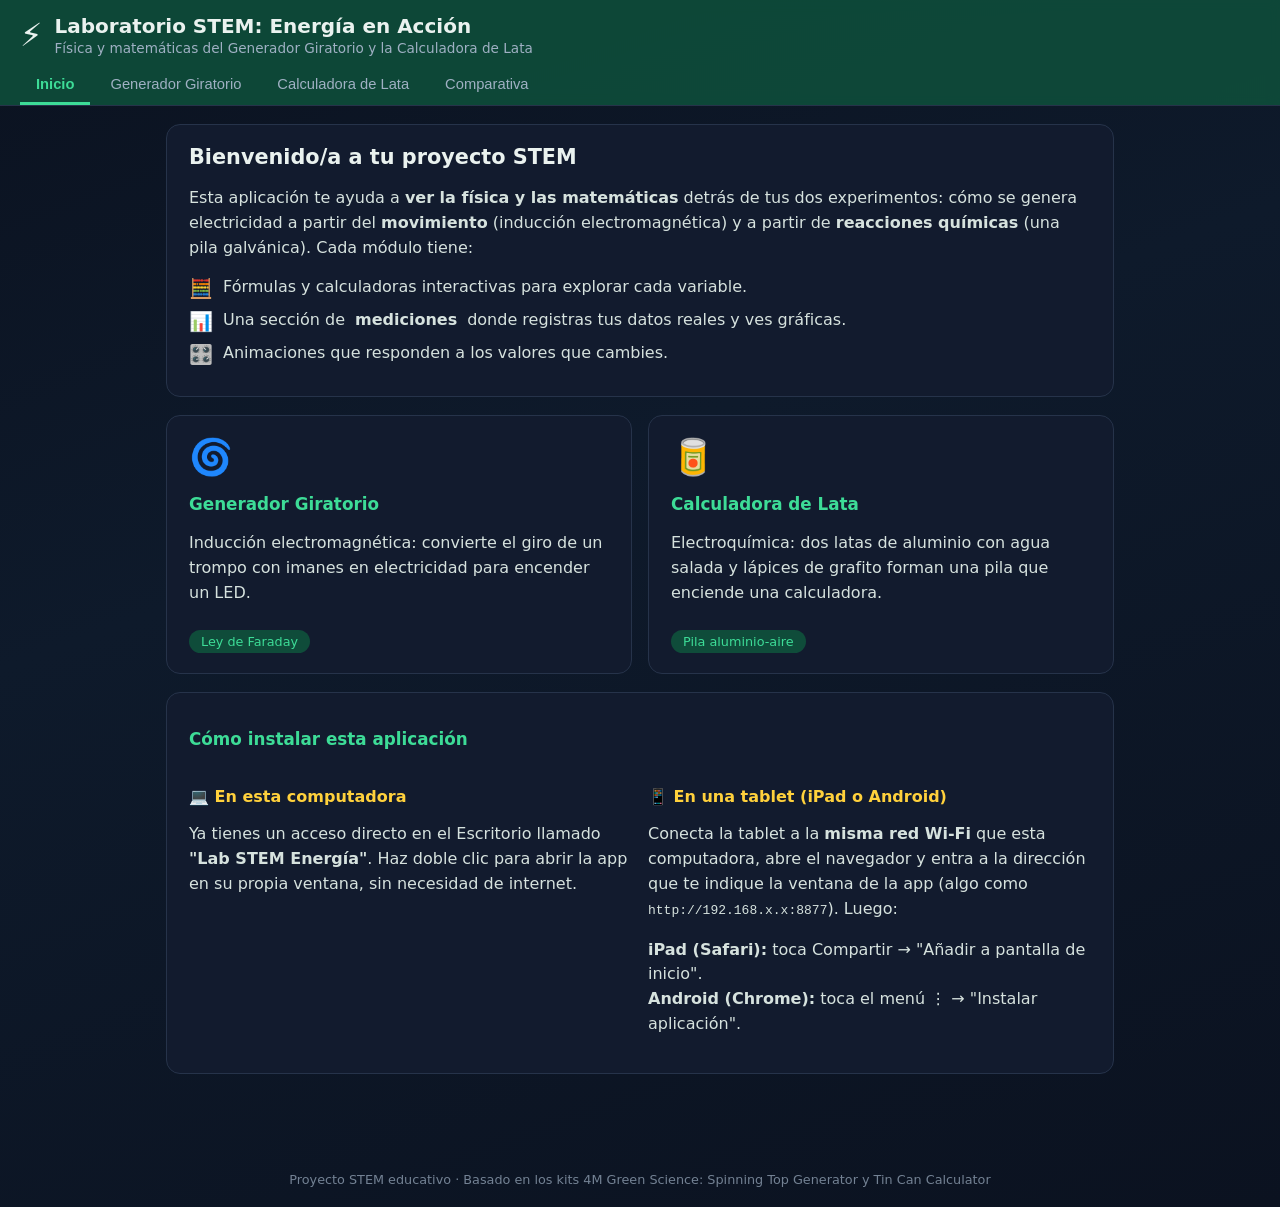
<file: index.html>
<!DOCTYPE html>
<html lang="es">
<head>
<meta charset="UTF-8">
<meta name="viewport" content="width=device-width, initial-scale=1, viewport-fit=cover">
<title>Laboratorio STEM: Energía en Acción</title>
<meta name="theme-color" content="#0f4c3a">
<link rel="manifest" href="manifest.json">
<link rel="icon" href="icons/icon-192.png">
<link rel="apple-touch-icon" href="icons/icon-192.png">
<meta name="mobile-web-app-capable" content="yes">
<meta name="apple-mobile-web-app-capable" content="yes">
<meta name="apple-mobile-web-app-status-bar-style" content="black-translucent">
<meta name="apple-mobile-web-app-title" content="Lab STEM Energía">
<link rel="stylesheet" href="style.css">
</head>
<body>

<header class="topbar">
  <div class="brand">
    <span class="brand-icon">⚡</span>
    <div>
      <h1>Laboratorio STEM: Energía en Acción</h1>
      <p class="subtitle">Física y matemáticas del Generador Giratorio y la Calculadora de Lata</p>
    </div>
  </div>
  <nav class="tabs" id="tabs">
    <button class="tab active" data-view="inicio">Inicio</button>
    <button class="tab" data-view="generador">Generador Giratorio</button>
    <button class="tab" data-view="calculadora">Calculadora de Lata</button>
    <button class="tab" data-view="comparativa">Comparativa</button>
  </nav>
</header>

<main id="main">

  <!-- ============ INICIO ============ -->
  <section class="view active" id="view-inicio">
    <div class="card intro">
      <h2>Bienvenido/a a tu proyecto STEM</h2>
      <p>Esta aplicación te ayuda a <strong>ver la física y las matemáticas</strong> detrás de tus dos experimentos:
      cómo se genera electricidad a partir del <strong>movimiento</strong> (inducción electromagnética) y a partir de
      <strong>reacciones químicas</strong> (una pila galvánica). Cada módulo tiene:</p>
      <ul class="feature-list">
        <li><span>🧮</span> Fórmulas y calculadoras interactivas para explorar cada variable.</li>
        <li><span>📊</span> Una sección de <strong>mediciones</strong> donde registras tus datos reales y ves gráficas.</li>
        <li><span>🎛️</span> Animaciones que responden a los valores que cambies.</li>
      </ul>
    </div>

    <div class="grid2">
      <button class="card link-card" data-goto="generador">
        <div class="link-card-icon">🌀</div>
        <h3>Generador Giratorio</h3>
        <p>Inducción electromagnética: convierte el giro de un trompo con imanes en electricidad para encender un LED.</p>
        <span class="pill">Ley de Faraday</span>
      </button>
      <button class="card link-card" data-goto="calculadora">
        <div class="link-card-icon">🥫</div>
        <h3>Calculadora de Lata</h3>
        <p>Electroquímica: dos latas de aluminio con agua salada y lápices de grafito forman una pila que enciende una calculadora.</p>
        <span class="pill">Pila aluminio-aire</span>
      </button>
    </div>

    <div class="card">
      <h3>Cómo instalar esta aplicación</h3>
      <div class="grid2">
        <div>
          <h4>💻 En esta computadora</h4>
          <p>Ya tienes un acceso directo en el Escritorio llamado <strong>"Lab STEM Energía"</strong>. Haz doble clic
          para abrir la app en su propia ventana, sin necesidad de internet.</p>
        </div>
        <div>
          <h4>📱 En una tablet (iPad o Android)</h4>
          <p>Conecta la tablet a la <strong>misma red Wi-Fi</strong> que esta computadora, abre el navegador y entra a
          la dirección que te indique la ventana de la app (algo como <code>http://192.168.x.x:8877</code>). Luego:</p>
          <p><strong>iPad (Safari):</strong> toca Compartir → "Añadir a pantalla de inicio".<br>
          <strong>Android (Chrome):</strong> toca el menú ⋮ → "Instalar aplicación".</p>
        </div>
      </div>
    </div>
  </section>

  <!-- ============ GENERADOR GIRATORIO ============ -->
  <section class="view" id="view-generador">
    <div class="card">
      <h2>🌀 Generador Giratorio — Inducción Electromagnética</h2>
      <p>Cuando el trompo con imanes gira sobre la bobina de alambre, el campo magnético que atraviesa la bobina
      cambia constantemente. Ese cambio <strong>induce</strong> un voltaje (una corriente eléctrica) según la
      <strong>Ley de Faraday-Lenz</strong>, descubierta por Michael Faraday.</p>
      <div class="formula-box">
        ε = −N · (dΦ/dt) &nbsp;&nbsp;&nbsp; con &nbsp;&nbsp;&nbsp; Φ = B · A · cos(θ)
      </div>
      <p class="formula-note">
        <strong>ε</strong> = voltaje inducido (V) · <strong>N</strong> = número de vueltas de la bobina ·
        <strong>Φ</strong> = flujo magnético (Wb) · <strong>B</strong> = campo magnético (T) ·
        <strong>A</strong> = área de la espira (m²) · <strong>θ</strong> = ángulo entre el imán y la bobina.
        El signo negativo (Ley de Lenz) indica que la corriente inducida se opone al cambio que la produce.
      </p>
    </div>

    <div class="card">
      <div class="diagram-row">
        <svg id="gen-diagram" viewBox="0 0 320 260" class="diagram touch-diagram">
          <defs>
            <filter id="led-glow" x="-100%" y="-100%" width="300%" height="300%">
              <feGaussianBlur stdDeviation="6" result="blur"/>
              <feMerge>
                <feMergeNode in="blur"/>
                <feMergeNode in="SourceGraphic"/>
              </feMerge>
            </filter>
          </defs>
          <circle id="gen-coil" cx="160" cy="180" r="70" fill="none" stroke="#c8a24a" stroke-width="4"/>
          <circle cx="160" cy="180" r="52" fill="none" stroke="#c8a24a" stroke-width="3" opacity="0.7"/>
          <circle cx="160" cy="180" r="34" fill="none" stroke="#c8a24a" stroke-width="3" opacity="0.5"/>
          <g id="gen-rotor" class="draggable">
            <circle cx="160" cy="180" r="34" fill="transparent"/>
            <circle cx="160" cy="180" r="30" fill="#3a3f47"/>
            <circle cx="160" cy="152" r="8" fill="#e05353"/>
            <circle cx="188" cy="180" r="8" fill="#3959c9"/>
            <circle cx="160" cy="208" r="8" fill="#e05353"/>
            <circle cx="132" cy="180" r="8" fill="#3959c9"/>
          </g>
          <line x1="160" y1="150" x2="160" y2="40" stroke="#8a8f98" stroke-width="4"/>
          <polygon points="130,40 190,40 175,15 145,15" fill="#8a8f98"/>
          <circle id="gen-led" cx="160" cy="10" r="10" fill="#900"/>
          <text x="160" y="245" text-anchor="middle" class="diagram-label">Bobina + trompo con imanes</text>
          <text id="gen-touch-hint" x="160" y="180" text-anchor="middle" class="diagram-hint">👆 Arrastra para girar</text>
        </svg>
        <div class="gauge-wrap">
          <svg id="gen-gauge" viewBox="0 0 240 150" class="gauge">
            <path id="gauge-track" d="" fill="none" stroke="#26334a" stroke-width="14" stroke-linecap="round"/>
            <path id="gauge-value" d="" fill="none" stroke="#3ddc97" stroke-width="14" stroke-linecap="round"/>
            <line id="gauge-threshold" x1="0" y1="0" x2="0" y2="0" stroke="#ffd13c" stroke-width="4"/>
            <line id="gauge-needle" x1="120" y1="130" x2="120" y2="40" stroke="#eaf2ef" stroke-width="3"/>
            <circle cx="120" cy="130" r="7" fill="#eaf2ef"/>
            <text x="120" y="128" text-anchor="middle" id="gauge-rpm-label" class="gauge-label">0 RPM</text>
            <text x="120" y="144" text-anchor="middle" class="gauge-sublabel">Velocidad de giro</text>
          </svg>
        </div>
        <div class="readout">
          <div class="readout-item"><span>Frecuencia inducida (f)</span><strong id="gen-freq">0 Hz</strong></div>
          <div class="readout-item"><span>Velocidad angular (ω)</span><strong id="gen-omega">0 rad/s</strong></div>
          <div class="readout-item"><span>Voltaje estimado (ε)</span><strong id="gen-volt">0.00 V</strong></div>
          <div class="readout-item"><span>LED</span><strong id="gen-led-status">apagado</strong></div>
        </div>
      </div>
    </div>

    <div class="card">
      <h3>Calculadora 1 — Estima el voltaje de TU Generador Giratorio</h3>
      <p>Este modelo usa una relación lineal calibrada con el dato del manual (~1.5 V a una velocidad típica de giro).
      La constante <em>k</em> es un valor de referencia: si mides tu propio voltaje con un multímetro, ajústala en la
      sección de <strong>Mediciones</strong> para que coincida con tu generador real.</p>
      <div class="controls">
        <label>Velocidad de giro (RPM)
          <input type="range" id="gen-rpm" min="0" max="3000" step="10" value="900">
          <output id="gen-rpm-out">900 RPM</output>
        </label>
        <label>Imanes en el rotor (n)
          <input type="range" id="gen-nmag" min="2" max="8" step="1" value="4">
          <output id="gen-nmag-out">4</output>
        </label>
        <label>Constante de calibración k (V por RPM)
          <input type="range" id="gen-k" min="0.0005" max="0.006" step="0.0001" value="0.001667">
          <output id="gen-k-out">0.001667</output>
        </label>
      </div>
      <div class="formula-box small">ε ≈ k · RPM &nbsp;&nbsp;|&nbsp;&nbsp; f = (RPM / 60) · n_imanes</div>
    </div>

    <div class="card">
      <h3>Calculadora 2 — Explora la Ley de Faraday (modelo idealizado)</h3>
      <p>Este modelo idealiza la bobina como una espira girando en un campo uniforme. No es el voltaje exacto de tu
      kit (la geometría real es distinta), pero muestra <strong>cómo influye cada variable</strong> en el voltaje inducido.</p>
      <div class="controls">
        <label>Vueltas de la bobina (N)
          <input type="range" id="gen-N" min="50" max="1500" step="10" value="800">
          <output id="gen-N-out">800</output>
        </label>
        <label>Campo magnético B (mT)
          <input type="range" id="gen-B" min="10" max="400" step="5" value="150">
          <output id="gen-B-out">150 mT</output>
        </label>
        <label>Área de la espira A (cm²)
          <input type="range" id="gen-A" min="1" max="40" step="0.5" value="12.6">
          <output id="gen-A-out">12.6 cm²</output>
        </label>
      </div>
      <div class="formula-box small">ε_idealizado = N · B · A · ω</div>
      <div class="result-line">Resultado idealizado: <strong id="gen-ideal-volt">0 V</strong> (a la RPM de la Calculadora 1)</div>
    </div>

    <div class="card">
      <h3>📊 Mediciones — Tu Generador Giratorio real</h3>
      <p>Gira el trompo, cuenta cuántos destellos del LED ves en un tiempo determinado y anota tus datos. Si tienes un
      multímetro (modo AC mV), también puedes registrar el voltaje medido.</p>
      <div class="controls compact">
        <label>Duración del giro (s)<input type="number" id="gm-tiempo" step="0.1" placeholder="ej. 8.5"></label>
        <label>Destellos contados<input type="number" id="gm-destellos" step="1" placeholder="ej. 60"></label>
        <label>Voltaje medido (V, opcional)<input type="number" id="gm-voltaje" step="0.01" placeholder="ej. 1.4"></label>
        <button class="btn" id="gm-add">Agregar medición</button>
      </div>
      <div class="table-wrap">
        <table id="gm-table">
          <thead><tr><th>#</th><th>Tiempo (s)</th><th>Destellos</th><th>f (Hz)</th><th>RPM estimado</th><th>Voltaje (V)</th><th></th></tr></thead>
          <tbody></tbody>
        </table>
      </div>
      <div class="chart-row">
        <canvas id="gm-chart" width="600" height="300"></canvas>
        <div class="stats" id="gm-stats">Agrega al menos 2 mediciones con voltaje para calcular tu propia constante k.</div>
      </div>
    </div>

    <div class="card">
      <h3>⚙️ Cadena de energía</h3>
      <div class="energy-chain">
        <div class="chain-step">Energía mecánica<br><small>(tus dedos giran el trompo)</small></div>
        <div class="chain-arrow">→</div>
        <div class="chain-step">Energía cinética rotacional<br><small>KE = ½ I ω²</small></div>
        <div class="chain-arrow">→</div>
        <div class="chain-step">Energía eléctrica<br><small>(inducción en la bobina)</small></div>
        <div class="chain-arrow">→</div>
        <div class="chain-step">Energía luminosa<br><small>(LED) + calor perdido</small></div>
      </div>
    </div>
  </section>

  <!-- ============ CALCULADORA DE LATA ============ -->
  <section class="view" id="view-calculadora">
    <div class="card">
      <h2>🥫 Calculadora de Lata — Pila de Aluminio-Aire</h2>
      <p>Dos latas de aluminio con agua salada (electrolito) y lápices de grafito (electrodos) forman una
      <strong>pila galvánica</strong>: una reacción química que libera electrones y genera una corriente eléctrica
      capaz de alimentar una calculadora.</p>
      <div class="formula-box">
        Ánodo (oxidación): Al → Al³⁺ + 3e⁻ &nbsp;&nbsp;|&nbsp;&nbsp; Cátodo (reducción): O₂ + 2H₂O + 4e⁻ → 4OH⁻
      </div>
      <p class="formula-note">En la superficie de la lata, el aluminio se oxida y libera electrones. En la punta del
      lápiz (grafito), el oxígeno disuelto en el agua los captura. Los electrones viajan por el cable — esa es la
      corriente eléctrica que enciende la calculadora.</p>
    </div>

    <div class="card">
      <div class="diagram-row">
        <svg id="cal-diagram" viewBox="0 0 340 240" class="diagram touch-diagram">
          <g id="cell-1" class="draggable" data-cell="1">
            <rect x="30" y="80" width="90" height="130" rx="8" fill="#dfe6ee" stroke="#8a8f98" stroke-width="3"/>
            <rect id="cell1-water" x="34" y="150" width="82" height="56" fill="#5aa9d6" opacity="0.55"/>
            <g id="cell1-bubbles"></g>
            <line x1="75" y1="60" x2="75" y2="170" stroke="#caa06a" stroke-width="6"/>
            <text x="75" y="228" text-anchor="middle" class="diagram-label">Lata 1 (+)</text>
          </g>
          <g id="cell-2" class="draggable" data-cell="2">
            <rect x="200" y="80" width="90" height="130" rx="8" fill="#dfe6ee" stroke="#8a8f98" stroke-width="3"/>
            <rect id="cell2-water" x="204" y="150" width="82" height="56" fill="#5aa9d6" opacity="0.55"/>
            <g id="cell2-bubbles"></g>
            <line x1="245" y1="60" x2="245" y2="170" stroke="#caa06a" stroke-width="6"/>
            <text x="245" y="228" text-anchor="middle" class="diagram-label">Lata 2 (−)</text>
          </g>
          <line id="cal-wire" x1="120" y1="70" x2="200" y2="70" stroke="#333" stroke-width="3" stroke-dasharray="6 5"/>
          <rect x="140" y="20" width="60" height="34" rx="4" fill="#2b2f36"/>
          <text x="170" y="42" text-anchor="middle" fill="#8fffb0" font-size="14" id="cal-display">0</text>
          <line x1="30" y1="55" x2="140" y2="37" stroke="#333" stroke-width="3"/>
          <line x1="290" y1="55" x2="200" y2="37" stroke="#333" stroke-width="3"/>
          <text x="170" y="235" text-anchor="middle" class="diagram-hint">👆 Toca las latas para agitar el agua</text>
        </svg>
        <div class="gauge-wrap">
          <div class="power-bar-label">
            <span>Energía de la pila</span>
            <strong id="cal-bar-pct">0%</strong>
          </div>
          <div class="power-bar-track">
            <div id="cal-bar-fill" class="power-bar-fill"></div>
            <div id="cal-bar-threshold" class="power-bar-threshold"></div>
          </div>
          <div class="power-bar-scale"><span>Apagada</span><span>Umbral de encendido</span></div>
        </div>
        <div class="readout">
          <div class="readout-item"><span>Molaridad de sal</span><strong id="cal-molaridad">0 mol/L</strong></div>
          <div class="readout-item"><span>Resistencia interna estimada</span><strong id="cal-rint">0 Ω</strong></div>
          <div class="readout-item"><span>Voltaje total estimado</span><strong id="cal-vtotal">0.00 V</strong></div>
          <div class="readout-item"><span>Calculadora</span><strong id="cal-status">apagada</strong></div>
        </div>
      </div>
    </div>

    <div class="card">
      <h3>Calculadora 1 — Molaridad del agua salada (matemática exacta)</h3>
      <div class="controls">
        <label>Sal - NaCl (g)
          <input type="range" id="cal-gramos" min="0" max="80" step="1" value="40">
          <output id="cal-gramos-out">40 g</output>
        </label>
        <label>Agua (mL)
          <input type="range" id="cal-agua" min="100" max="800" step="10" value="400">
          <output id="cal-agua-out">400 mL</output>
        </label>
      </div>
      <div class="formula-box small">Molaridad (mol/L) = masa(g) ÷ 58.44(g/mol) ÷ volumen(L)</div>
      <div class="result-line">Receta del kit: 40 g en 400 mL ≈ <strong>1.71 mol/L</strong></div>
    </div>

    <div class="card">
      <h3>Calculadora 2 — Voltaje y corriente (modelo conceptual)</h3>
      <p>El voltaje de cada celda depende principalmente de la química de los electrodos (no cambia mucho con la
      sal), pero más sal reduce la <strong>resistencia interna</strong> y ayuda a mantener el voltaje bajo carga.
      Este modelo es ilustrativo — compáralo con tus mediciones reales abajo.</p>
      <div class="controls">
        <label>Voltaje ideal por celda (V)
          <input type="range" id="cal-vcell" min="0.3" max="1.2" step="0.05" value="0.75">
          <output id="cal-vcell-out">0.75 V</output>
        </label>
        <label>Celdas en serie (latas)
          <input type="range" id="cal-ncell" min="1" max="4" step="1" value="2">
          <output id="cal-ncell-out">2</output>
        </label>
        <label>Corriente de carga de la calculadora (µA)
          <input type="range" id="cal-iload" min="10" max="500" step="10" value="100">
          <output id="cal-iload-out">100 µA</output>
        </label>
      </div>
      <div class="formula-box small">V_total = n · V_celda &nbsp;&nbsp;|&nbsp;&nbsp; V_terminal = V_total − I·R_interna</div>
    </div>

    <div class="card">
      <h3>📊 Mediciones — Tu Calculadora de Lata real</h3>
      <p>Prueba distintas cantidades de sal y, si tienes un multímetro (modo DC V), registra el voltaje real entre
      los dos cables. Anota también si la calculadora encendió.</p>
      <div class="controls compact">
        <label>Sal usada (g)<input type="number" id="cm-sal" step="1" placeholder="ej. 40"></label>
        <label>Agua (mL)<input type="number" id="cm-agua" step="10" placeholder="ej. 400"></label>
        <label>Voltaje medido (V, opcional)<input type="number" id="cm-volt" step="0.01" placeholder="ej. 1.4"></label>
        <label>¿Encendió?
          <select id="cm-enciende"><option value="si">Sí</option><option value="no">No</option></select>
        </label>
        <button class="btn" id="cm-add">Agregar medición</button>
      </div>
      <div class="table-wrap">
        <table id="cm-table">
          <thead><tr><th>#</th><th>Sal (g)</th><th>Agua (mL)</th><th>Molaridad (mol/L)</th><th>Voltaje (V)</th><th>Encendió</th><th></th></tr></thead>
          <tbody></tbody>
        </table>
      </div>
      <div class="chart-row">
        <canvas id="cm-chart" width="600" height="300"></canvas>
        <div class="stats" id="cm-stats">Agrega mediciones con voltaje para ver la tendencia molaridad → voltaje.</div>
      </div>
    </div>
  </section>

  <!-- ============ COMPARATIVA ============ -->
  <section class="view" id="view-comparativa">
    <div class="card">
      <h2>⚖️ Dos formas de generar electricidad</h2>
      <p>Ambos proyectos producen electricidad, pero a partir de principios físicos completamente distintos. Esta
      comparación es útil para tu presentación o cartel del proyecto STEM.</p>
      <div class="table-wrap">
        <table class="compare-table">
          <thead><tr><th></th><th>Generador Giratorio</th><th>Calculadora de Lata</th></tr></thead>
          <tbody>
            <tr><td>Principio físico</td><td>Inducción electromagnética (Faraday-Lenz)</td><td>Electroquímica (pila galvánica aluminio-aire)</td></tr>
            <tr><td>Fuente de energía</td><td>Energía mecánica (movimiento del trompo)</td><td>Energía química (reacción redox del aluminio)</td></tr>
            <tr><td>Tipo de corriente</td><td>Corriente alterna (CA)</td><td>Corriente directa (CD)</td></tr>
            <tr><td>Variable clave</td><td>Velocidad de giro (RPM)</td><td>Concentración de sal (mol/L)</td></tr>
            <tr><td>Ley principal</td><td>ε = −N·dΦ/dt</td><td>V = n·V_celda</td></tr>
            <tr><td>Sale a cero cuando…</td><td>El trompo deja de girar</td><td>Se acaba el aluminio o el electrolito</td></tr>
          </tbody>
        </table>
      </div>
    </div>
  </section>

</main>

<footer class="footer">
  Proyecto STEM educativo · Basado en los kits 4M Green Science: Spinning Top Generator y Tin Can Calculator
</footer>

<script src="app.js"></script>
</body>
</html>
</file>
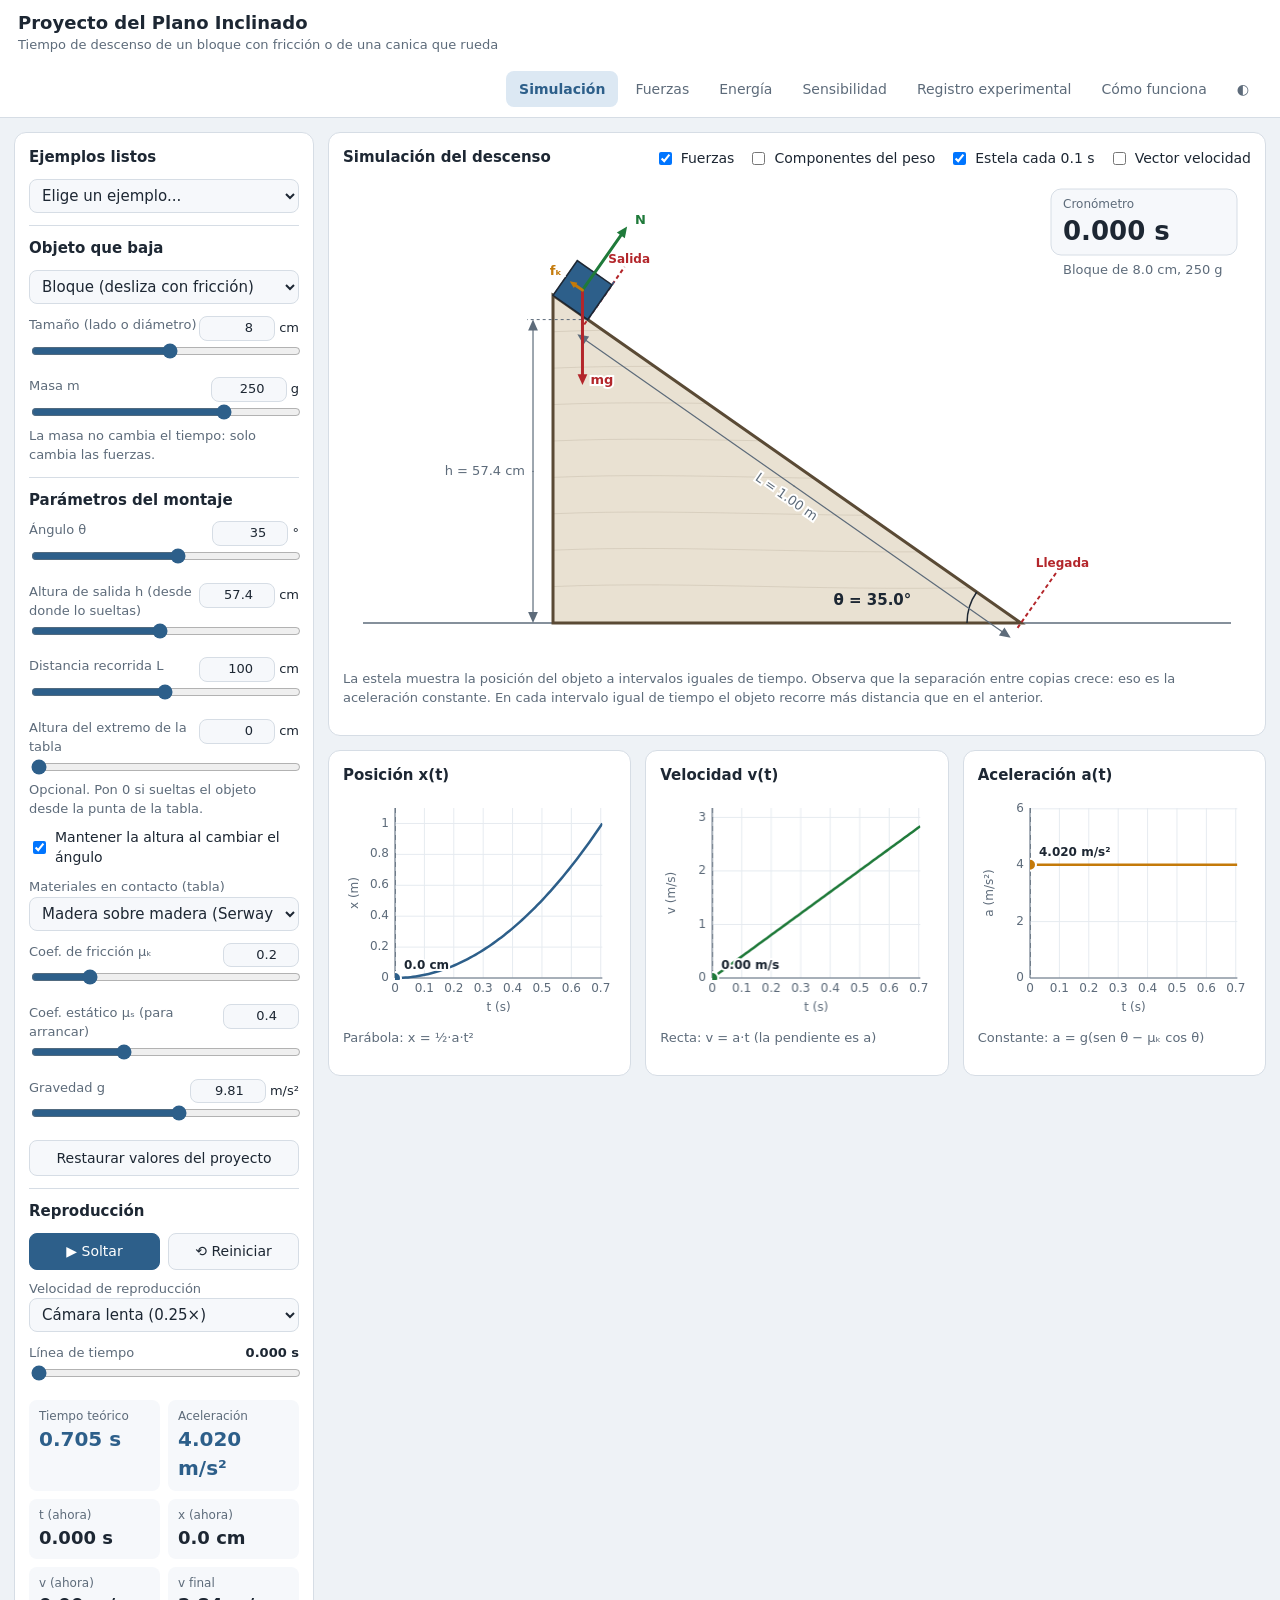
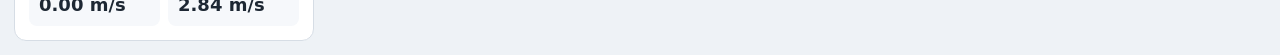
<file: plano-inclinado-app/index.html>
<!DOCTYPE html>
<html lang="es">
<head>
<meta charset="UTF-8">
<meta name="viewport" content="width=device-width, initial-scale=1">
<title>Plano Inclinado</title>
<link rel="icon" href="icono.png">
<style>
:root {
  --bg: #eef2f6;
  --panel: #ffffff;
  --panel2: #f6f8fb;
  --ink: #1d2733;
  --muted: #5d6b7a;
  --line: #d6dde5;
  --grid: #e6ebf0;
  --accent: #2d5f8a;
  --accent-soft: #dce8f3;
  --wood: #e9e1d2;
  --wood-edge: #5a4a35;
  --block: #2d5f8a;
  --weight: #b3262b;
  --normal: #1f7a3a;
  --friction: #c47a0a;
  --comp: #6a1f9a;
  --ok: #1f7a3a;
  --ok-soft: #dff0e3;
  --bad: #b3262b;
  --bad-soft: #f7dede;
  --warn-soft: #fbefd6;
  --s1: #2d5f8a;
  --s2: #c47a0a;
  --s3: #1f7a3a;
  --s4: #6a1f9a;
  --s5: #b3262b;
}
@media (prefers-color-scheme: dark) {
  :root:not([data-theme="light"]) {
    --bg: #12171d; --panel: #1b222b; --panel2: #222b35; --ink: #e6ebf0; --muted: #9aa8b6;
    --line: #34404d; --grid: #28313b; --accent: #7fb2e0; --accent-soft: #24384c;
    --wood: #3a3227; --wood-edge: #b59c78; --block: #5d9ad0; --weight: #f0686c; --normal: #5cc67c;
    --friction: #f0a83c; --comp: #c08ae8; --ok: #5cc67c; --ok-soft: #1f3a27; --bad: #f0686c;
    --bad-soft: #43222a; --warn-soft: #43361d;
    --s1: #7fb2e0; --s2: #f0a83c; --s3: #5cc67c; --s4: #c08ae8; --s5: #f0686c;
  }
}
:root[data-theme="dark"] {
  --bg: #12171d; --panel: #1b222b; --panel2: #222b35; --ink: #e6ebf0; --muted: #9aa8b6;
  --line: #34404d; --grid: #28313b; --accent: #7fb2e0; --accent-soft: #24384c;
  --wood: #3a3227; --wood-edge: #b59c78; --block: #5d9ad0; --weight: #f0686c; --normal: #5cc67c;
  --friction: #f0a83c; --comp: #c08ae8; --ok: #5cc67c; --ok-soft: #1f3a27; --bad: #f0686c;
  --bad-soft: #43222a; --warn-soft: #43361d;
  --s1: #7fb2e0; --s2: #f0a83c; --s3: #5cc67c; --s4: #c08ae8; --s5: #f0686c;
}
* { box-sizing: border-box; }
html, body { margin: 0; height: 100%; }
body {
  background: var(--bg); color: var(--ink);
  font: 15px/1.45 "Segoe UI", system-ui, -apple-system, Roboto, Arial, sans-serif;
}
header {
  display: flex; align-items: center; gap: 16px; flex-wrap: wrap;
  padding: 10px 18px; background: var(--panel); border-bottom: 1px solid var(--line);
}
header h1 { font-size: 18px; margin: 0; }
header .sub { color: var(--muted); font-size: 13px; }
nav { display: flex; gap: 4px; flex-wrap: wrap; margin-left: auto; }
nav button {
  border: 1px solid transparent; background: transparent; color: var(--muted);
  padding: 7px 12px; border-radius: 8px; cursor: pointer; font: inherit; font-size: 14px;
}
nav button:hover { background: var(--panel2); color: var(--ink); }
nav button.active { background: var(--accent-soft); color: var(--accent); font-weight: 600; }
.layout { display: grid; grid-template-columns: 300px 1fr; gap: 14px; padding: 14px; }
@media (max-width: 900px) { .layout { grid-template-columns: 1fr; } }
aside, .card {
  background: var(--panel); border: 1px solid var(--line); border-radius: 12px; padding: 14px;
}
aside { align-self: start; position: sticky; top: 14px; }
aside h2, .card h2 { font-size: 15px; margin: 0 0 10px; }
.card h3 { font-size: 14px; margin: 12px 0 6px; }
.ctrl { margin-bottom: 12px; }
.ctrl label { display: flex; justify-content: space-between; font-size: 13px; color: var(--muted); }
.ctrl label b { color: var(--ink); font-variant-numeric: tabular-nums; }
input[type=range] { width: 100%; accent-color: var(--accent); }
select, input[type=number], input[type=text] {
  width: 100%; padding: 6px 8px; border: 1px solid var(--line); border-radius: 8px;
  background: var(--panel2); color: var(--ink); font: inherit;
}
.btn {
  border: 1px solid var(--line); background: var(--panel2); color: var(--ink);
  padding: 7px 12px; border-radius: 8px; cursor: pointer; font: inherit; font-size: 14px;
}
.btn:hover { border-color: var(--accent); }
.btn.primary { background: var(--accent); color: #fff; border-color: var(--accent); }
:root[data-theme="dark"] .btn.primary { color: #10161c; }
@media (prefers-color-scheme: dark) { :root:not([data-theme="light"]) .btn.primary { color: #10161c; } }
.row { display: flex; gap: 8px; flex-wrap: wrap; align-items: center; }
.row > * { flex: 1; }
.numw { color: var(--ink); font-size: 13px; white-space: nowrap; }
.num { width: 76px !important; padding: 2px 6px !important; text-align: right; font-weight: 700; font-variant-numeric: tabular-nums; }
.readout { display: grid; grid-template-columns: 1fr 1fr; gap: 8px; margin-top: 8px; }
.stat { background: var(--panel2); border-radius: 8px; padding: 8px 10px; }
.stat span { display: block; font-size: 12px; color: var(--muted); }
.stat b { font-size: 18px; font-variant-numeric: tabular-nums; }
.stat.big b { font-size: 20px; color: var(--accent); }
.hr { height: 1px; background: var(--line); margin: 12px 0; }
.view { display: none; }
.view.active { display: grid; gap: 14px; }
canvas { width: 100%; display: block; }
.grid3 { display: grid; grid-template-columns: repeat(3, 1fr); gap: 14px; }
.grid2 { display: grid; grid-template-columns: repeat(2, 1fr); gap: 14px; }
@media (max-width: 1100px) { .grid3 { grid-template-columns: 1fr; } .grid2 { grid-template-columns: 1fr; } }
.note { color: var(--muted); font-size: 13px; }
.alert { padding: 8px 12px; border-radius: 8px; font-size: 14px; }
.alert.ok { background: var(--ok-soft); color: var(--ok); }
.alert.bad { background: var(--bad-soft); color: var(--bad); }
.alert.warn { background: var(--warn-soft); }
.eq {
  font-family: "Cambria Math", Cambria, "Times New Roman", serif; font-size: 17px;
  background: var(--panel2); border-left: 3px solid var(--accent); padding: 8px 12px; margin: 6px 0;
  border-radius: 0 8px 8px 0; overflow-x: auto;
}
.eq .r { color: var(--accent); font-weight: 700; }
table { border-collapse: collapse; width: 100%; font-variant-numeric: tabular-nums; }
th, td { border: 1px solid var(--line); padding: 6px 8px; text-align: center; font-size: 14px; }
th { background: var(--panel2); }
td.cur { outline: 3px solid var(--ink); outline-offset: -3px; font-weight: 700; }
.steps { counter-reset: s; list-style: none; padding: 0; margin: 0; }
.steps li { counter-increment: s; position: relative; padding: 4px 0 10px 40px; }
.steps li::before {
  content: counter(s); position: absolute; left: 0; top: 4px; width: 28px; height: 28px;
  border-radius: 50%; background: var(--accent); color: var(--panel); display: grid; place-items: center;
  font-weight: 700;
}
.legend { display: flex; gap: 14px; flex-wrap: wrap; font-size: 13px; color: var(--muted); }
.legend i { display: inline-block; width: 14px; height: 4px; border-radius: 2px; vertical-align: middle; margin-right: 5px; }
.chk { display: flex; gap: 14px; flex-wrap: wrap; font-size: 14px; }
.chk label { display: flex; gap: 6px; align-items: center; cursor: pointer; }
.trials input { text-align: center; }
.stopwatch { font-size: 40px; font-variant-numeric: tabular-nums; font-weight: 700; text-align: center; margin: 6px 0; }
#reporte { display: none; }
@media print {
  @page { size: letter; margin: 16mm; }
  body { background: #fff; color: #000; }
  header, .layout { display: none !important; }
  #reporte { display: block; font-size: 12px; }
  #reporte h1 { font-size: 20px; margin: 0 0 4px; }
  #reporte h2 { font-size: 15px; margin: 16px 0 6px; border-bottom: 1px solid #999; }
  #reporte img { width: 100%; max-height: 240px; object-fit: contain; }
  #reporte table th, #reporte table td { border: 1px solid #888; padding: 3px 6px; font-size: 12px; }
  #reporte .pb { page-break-before: always; }
}
</style>
</head>
<body>

<header>
  <div>
    <h1>Proyecto del Plano Inclinado</h1>
    <div class="sub">Tiempo de descenso de un bloque con fricción o de una canica que rueda</div>
  </div>
  <nav id="tabs">
    <button data-v="sim" class="active">Simulación</button>
    <button data-v="fuerzas">Fuerzas</button>
    <button data-v="energia">Energía</button>
    <button data-v="sens">Sensibilidad</button>
    <button data-v="registro">Registro experimental</button>
    <button data-v="teoria">Cómo funciona</button>
    <button id="btnTema" title="Cambiar tema claro u oscuro">◐</button>
  </nav>
</header>

<div class="layout">
  <aside>
    <h2>Ejemplos listos</h2>
    <div class="ctrl">
      <select id="preset"></select>
    </div>
    <div class="hr"></div>
    <h2>Objeto que baja</h2>
    <div class="ctrl">
      <select id="obj">
        <option value="bloque">Bloque (desliza con fricción)</option>
        <option value="canica">Canica o esfera maciza (rueda)</option>
        <option value="cilindro">Cilindro macizo (rueda)</option>
        <option value="hueca">Pelota hueca (rueda)</option>
      </select>
    </div>
    <div class="ctrl">
      <label>Tamaño (lado o diámetro) <span class="numw"><input class="num" id="nsize" type="number" step="0.1" min="0.5" max="20"> cm</span></label>
      <input type="range" id="size" min="0.5" max="15" step="0.1">
    </div>
    <div class="ctrl">
      <label>Masa m <span class="numw"><input class="num" id="nm" type="number" step="0.1" min="0.5" max="5000"> g</span></label>
      <input type="range" id="m" min="0" max="3.3" step="0.01">
      <div class="note" id="oMkg"></div>
    </div>
    <div class="hr"></div>
    <h2>Parámetros del montaje</h2>
    <div class="ctrl">
      <label>Ángulo θ <span class="numw"><input class="num" id="ntheta" type="number" step="0.5" min="1" max="80"> °</span></label>
      <input type="range" id="theta" min="5" max="60" step="0.5">
    </div>
    <div class="ctrl">
      <label>Altura de salida h (desde donde lo sueltas) <span class="numw"><input class="num" id="nh" type="number" step="0.5" min="1" max="150"> cm</span></label>
      <input type="range" id="h" min="1" max="120" step="0.5">
    </div>
    <div class="ctrl">
      <label>Distancia recorrida L <span class="numw"><input class="num" id="nL" type="number" step="0.5" min="2" max="300"> cm</span></label>
      <input type="range" id="L" min="2" max="200" step="0.5">
    </div>
    <div class="ctrl">
      <label>Altura del extremo de la tabla <span class="numw"><input class="num" id="nHt" type="number" step="0.5" min="0" max="200"> cm</span></label>
      <input type="range" id="Ht" min="0" max="150" step="0.5">
      <div class="note">Opcional. Pon 0 si sueltas el objeto desde la punta de la tabla.</div>
    </div>
    <div class="chk" style="margin:-4px 0 10px">
      <label><input type="checkbox" id="fixH" checked> Mantener la altura al cambiar el ángulo</label>
    </div>
    <div id="frictionCtrls">
      <div class="ctrl">
        <label>Materiales en contacto (tabla)</label>
        <select id="material"></select>
      </div>
      <div class="ctrl">
        <label>Coef. de fricción μₖ <span class="numw"><input class="num" id="nmu" type="number" step="0.01" min="0" max="1.5"></span></label>
        <input type="range" id="mu" min="0" max="1" step="0.01">
      </div>
      <div class="ctrl">
        <label>Coef. estático μₛ (para arrancar) <span class="numw"><input class="num" id="nmus" type="number" step="0.01" min="0" max="1.5"></span></label>
        <input type="range" id="mus" min="0" max="1.2" step="0.01">
      </div>
    </div>
    <div class="ctrl">
      <label>Gravedad g <span class="numw"><input class="num" id="ng" type="number" step="0.01" min="9.7" max="9.9"> m/s²</span></label>
      <input type="range" id="g" min="9.70" max="9.90" step="0.01">
    </div>
    <button class="btn" id="btnReset" style="width:100%">Restaurar valores del proyecto</button>

    <div class="hr"></div>
    <h2>Reproducción</h2>
    <div class="row">
      <button class="btn primary" id="btnPlay">▶ Soltar</button>
      <button class="btn" id="btnStop">⟲ Reiniciar</button>
    </div>
    <div class="ctrl" style="margin-top:10px">
      <label>Velocidad de reproducción</label>
      <select id="speed">
        <option value="1">Tiempo real (1×)</option>
        <option value="0.5">Cámara lenta (0.5×)</option>
        <option value="0.25" selected>Cámara lenta (0.25×)</option>
        <option value="0.1">Súper lenta (0.1×)</option>
      </select>
    </div>
    <div class="ctrl">
      <label>Línea de tiempo <b id="oScrub"></b></label>
      <input type="range" id="scrub" min="0" max="1000" step="1" value="0">
    </div>
    <div class="readout">
      <div class="stat big"><span>Tiempo teórico</span><b id="rT"></b></div>
      <div class="stat big"><span>Aceleración</span><b id="rA"></b></div>
      <div class="stat"><span>t (ahora)</span><b id="rNowT"></b></div>
      <div class="stat"><span>x (ahora)</span><b id="rNowX"></b></div>
      <div class="stat"><span>v (ahora)</span><b id="rNowV"></b></div>
      <div class="stat"><span>v final</span><b id="rVf"></b></div>
    </div>
  </aside>

  <main>
    <!-- ================= SIMULACIÓN ================= -->
    <section class="view active" id="v-sim">
      <div class="card">
        <div class="row" style="justify-content:space-between; margin-bottom:8px">
          <h2 style="margin:0">Simulación del descenso</h2>
          <div class="chk" style="flex:0 0 auto">
            <label><input type="checkbox" id="cVec" checked> Fuerzas</label>
            <label><input type="checkbox" id="cComp"> Componentes del peso</label>
            <label><input type="checkbox" id="cGhost" checked> <span id="ghostLbl">Estela cada 0.1 s</span></label>
            <label><input type="checkbox" id="cVel"> Vector velocidad</label>
          </div>
        </div>
        <canvas id="cvSim" style="height:480px"></canvas>
        <div id="simMsg" style="margin-top:8px"></div>
        <p class="note">La estela muestra la posición del objeto a intervalos iguales de tiempo. Observa que la separación entre copias crece:
          eso es la aceleración constante. En cada intervalo igual de tiempo el objeto recorre más distancia que en el anterior.</p>
      </div>
      <div class="grid3">
        <div class="card"><h2>Posición x(t)</h2><canvas id="cvX" style="height:220px"></canvas>
          <p class="note">Parábola: x = ½·a·t²</p></div>
        <div class="card"><h2>Velocidad v(t)</h2><canvas id="cvV" style="height:220px"></canvas>
          <p class="note">Recta: v = a·t (la pendiente es a)</p></div>
        <div class="card"><h2>Aceleración a(t)</h2><canvas id="cvA" style="height:220px"></canvas>
          <p class="note" id="aNote">Constante: a = g(sen θ − μₖ cos θ)</p></div>
      </div>
    </section>

    <!-- ================= FUERZAS ================= -->
    <section class="view" id="v-fuerzas">
      <div class="grid2">
        <div class="card">
          <h2>Diagrama de cuerpo libre (interactivo)</h2>
          <canvas id="cvDCL" style="height:420px"></canvas>
          <div class="legend" style="margin-top:6px">
            <span><i style="background:var(--weight)"></i>Peso mg</span>
            <span><i style="background:var(--normal)"></i>Normal N</span>
            <span><i style="background:var(--friction)"></i>Fricción</span>
            <span><i style="background:var(--comp)"></i>Componentes del peso</span>
          </div>
        </div>
        <div class="card">
          <h2>Valor de cada fuerza</h2>
          <table id="tblF"></table>
          <h3 id="tanTitle">¿El bloque desliza?</h3>
          <canvas id="cvTan" style="height:120px"></canvas>
          <div id="tanMsg" style="margin-top:6px"></div>
          <h3>Ecuaciones con tus valores</h3>
          <div id="eqF"></div>
        </div>
      </div>
    </section>

    <!-- ================= ENERGÍA ================= -->
    <section class="view" id="v-energia">
      <div class="card">
        <h2>¿A dónde va la energía?</h2>
        <p class="note" style="margin-top:0">Al inicio toda la energía es potencial (Eₚ = mgh). Al bajar, una parte se transforma en
          energía cinética (E꜀ = ½mv²) y otra se pierde como calor por la fricción (Q = fₖ·x). La suma siempre es la misma.
          Usa los botones de reproducción o la línea de tiempo para verlo.</p>
        <div class="grid2">
          <div><canvas id="cvEbar" style="height:300px"></canvas></div>
          <div><canvas id="cvE" style="height:300px"></canvas></div>
        </div>
        <div class="legend" style="margin-top:6px">
          <span><i style="background:var(--s1)"></i>Potencial Eₚ</span>
          <span><i style="background:var(--s3)"></i>Cinética E꜀</span>
          <span><i style="background:var(--s2)"></i><span id="legE3">Calor por fricción Q</span></span>
        </div>
        <div id="eqE" style="margin-top:10px"></div>
      </div>
    </section>

    <!-- ================= SENSIBILIDAD ================= -->
    <section class="view" id="v-sens">
      <div class="grid2">
        <div class="card">
          <h2>Tiempo de descenso vs ángulo</h2>
          <canvas id="cvSensT" style="height:320px"></canvas>
          <div class="legend" id="legSens" style="margin-top:6px"></div>
          <p class="note">La curva gruesa usa tu μₖ actual. El punto marca tu ángulo. Zona sombreada: rango permitido 30° a 50°.</p>
        </div>
        <div class="card">
          <h2 id="sensMuTitle">Tiempo de descenso vs μₖ (a tu ángulo)</h2>
          <canvas id="cvSensMu" style="height:320px"></canvas>
          <p class="note" id="sensMuNote"></p>
        </div>
      </div>
      <div class="card">
        <h2>Tabla 3. Tiempo teórico de descenso (s) para L = <span id="sensL"></span></h2>
        <div style="overflow-x:auto"><table id="tblSens"></table></div>
        <p class="note">El color indica qué tan lejos queda cada combinación del valor actual (blanco = igual).
          La celda remarcada es la más cercana a tus parámetros.</p>
        <div id="sensMsg"></div>
      </div>
      <div class="card">
        <h2>Comparar fuentes para tus superficies</h2>
        <p class="note" style="margin-top:0">Mismo par de materiales según cada tabla, con tu ángulo y tu distancia. Así ves cuánto cambia el resultado según la fuente.</p>
        <div style="overflow-x:auto"><table id="tblFuentes"></table></div>
        <div id="fuentesMsg" style="margin-top:8px"></div>
      </div>
    </section>

    <!-- ================= REGISTRO ================= -->
    <section class="view" id="v-registro">
      <div class="grid2">
        <div class="card">
          <h2>Registro de ensayos</h2>
          <p class="note" style="margin-top:0">Escribe cada tiempo medido (s). Se guardan solos en esta computadora.</p>
          <table class="trials" id="tblTrials"></table>
          <div class="row" style="margin-top:10px">
            <button class="btn" id="btnAddTrial">+ Agregar ensayo</button>
            <button class="btn" id="btnClearTrials">Borrar todo</button>
            <button class="btn" id="btnDemo">Datos de ejemplo</button>
          </div>
          <div class="hr"></div>
          <h2>Cronómetro</h2>
          <div class="stopwatch" id="sw">0.000 s</div>
          <div class="row">
            <button class="btn primary" id="swStart">Iniciar / Detener (espacio)</button>
            <button class="btn" id="swAdd">Agregar a la tabla</button>
            <button class="btn" id="swReset">Poner en cero</button>
          </div>
          <p class="note">Tu tiempo de reacción es de unos 0.1 a 0.2 s. Por eso conviene medir varias veces
            o medir sobre el vídeo en cámara lenta.</p>
        </div>
        <div class="card">
          <h2>Resultados</h2>
          <div class="readout" style="grid-template-columns:repeat(3,1fr)">
            <div class="stat"><span>Promedio</span><b id="sProm">-</b></div>
            <div class="stat"><span>Desv. estándar</span><b id="sDesv">-</b></div>
            <div class="stat"><span>Teórico</span><b id="sTeo">-</b></div>
            <div class="stat big"><span>Error %</span><b id="sErr">-</b></div>
            <div class="stat big"><span>Nota (Fig. 4)</span><b id="sNota">-</b></div>
            <div class="stat"><span id="sMuLbl">μₖ experimental</span><b id="sMuExp">-</b></div>
          </div>
          <div id="regMsg" style="margin-top:10px"></div>
          <button class="btn" id="btnUseMu" style="width:100%; display:none">Usar el μₖ medido en la simulación</button>
          <h3>Ensayos vs valor teórico</h3>
          <canvas id="cvTrials" style="height:230px"></canvas>
          <h3>Escala de calificación por error</h3>
          <canvas id="cvGrade" style="height:190px"></canvas>
          <div class="eq">Error (%) = |t<sub>teórico</sub> − t<sub>experimental</sub>| / t<sub>experimental</sub> × 100</div>
          <button class="btn primary" id="btnPDF" style="width:100%; margin-top:8px">Generar reporte en PDF</button>
          <p class="note">Se abrirá la ventana de impresión: elige "Guardar como PDF" o "Microsoft Print to PDF".</p>
        </div>
      </div>
    </section>

    <!-- ================= TEORÍA ================= -->
    <section class="view" id="v-teoria">
      <div class="card">
        <h2>Cómo funciona el experimento, paso a paso</h2>
        <ol class="steps" id="pasos"></ol>
      </div>
      <div class="grid2">
        <div class="card">
          <h2>El montaje</h2>
          <canvas id="cvMontaje" style="height:300px"></canvas>
          <p class="note">Plano de madera pulida inclinado, bloque de madera con base plana, cinta métrica para L,
            transportador o app para θ, y cronómetro (o vídeo) para el tiempo.</p>
        </div>
        <div class="card">
          <h2>Ideas clave</h2>
          <ul>
            <li><b>La masa no importa.</b> Aparece en todas las fuerzas (peso, normal y fricción) y se cancela: a = g(sen θ − μₖ cos θ).</li>
            <li><b>Condición para deslizar:</b> tan θ &gt; μₖ. Si no se cumple, la fricción gana y el bloque no se mueve.</li>
            <li><b>Ángulo mayor = más rápido.</b> Crece sen θ (lo que empuja) y baja cos θ (lo que frena).</li>
            <li><b>Más fricción = más lento.</b> μₖ grande reduce la aceleración.</li>
            <li><b>¿Por qué L = 1.00 m?</b> Un recorrido largo aumenta el tiempo y así el error del cronómetro (0.1 a 0.2 s) pesa menos en porcentaje.</li>
            <li><b>Bloque contra canica:</b> el bloque se arrastra y la fricción le quita energía (calor). La canica rueda: la fricción solo la hace girar, por eso su tiempo no depende de μₖ (a = 5/7·g sen θ).</li>
            <li><b>Distancias cortas:</b> el tiempo crece con √L. Con 25 cm tarda la mitad que con 1 m. Mientras más corto, más importa tu tiempo de reacción: mejor medir con vídeo.</li>
            <li><b>Los coeficientes son aproximados:</b> para madera sobre madera, Giancoli da μₖ = 0.2, Tippens 0.4 y Hibbeler un μₛ entre 0.30 y 0.70. Dependen de si la madera está lijada, limpia o seca (Moyota Chuiza, 2023).</li>
            <li><b>Fricción estática:</b> para arrancar hay que vencer μₛ (mayor que μₖ). Si el bloque no arranca, dale un toque mínimo o aumenta el ángulo.</li>
          </ul>
          <h3>Coeficientes de fricción (documento de respaldo)</h3>
          <p class="note" style="margin-top:0">Tablas 2.3 y 2.2 de Moyota Chuiza (2023), pp. 33 y 34. La fila remarcada es la que usa la simulación.
            El documento advierte que estos valores son aproximados y cambian con la rugosidad, la limpieza y el brillo de las superficies.</p>
          <table id="tblMat"></table>
          <h3>Bibliografía</h3>
          <p class="note" style="margin-top:0">Moyota Chuiza, E. A. (2023). <i>Recurso didáctico como herramienta pedagógica para integrar aspectos teóricos y experimentales
            relacionados con la fuerza de fricción</i> [Trabajo de titulación, Universidad Nacional de Chimborazo]. Riobamba, Ecuador. Tablas 2.2 y 2.3, pp. 33 y 34.</p>
          <p class="note">Giancoli, D. C. (2006). <i>Física: principios con aplicaciones</i> (6.ª ed.). Pearson Educación. (Citado en Moyota Chuiza, 2023, Tabla 2.3.)</p>
          <p class="note">Tippens, P. E. (2001). <i>Física: conceptos y aplicaciones</i>. McGraw-Hill. (Citado en Moyota Chuiza, 2023, Tabla 2.2.)</p>
        </div>
      </div>
    </section>
  </main>
</div>

<div id="reporte"></div>

<script>
(function () {
"use strict";

/* ---------- Datos del proyecto ---------- */
const PROYECTO = { theta: 35, mu: 0.20, mus: 0.40, L: 1.00, m: 0.25, g: 9.81, obj: "bloque", size: 0.08, Ht: 0, matName: "C | Madera sobre madera (Serway, usado en tu documento)" };
// Coeficientes de fricción: [materiales, μₖ cinético, μₛ estático, fuente, par de superficies, nota]
// Fuente principal: Moyota Chuiza (2023), UNACH, Tablas 2.2 y 2.3 (pp. 33 y 34), tomadas de Tippens (2001) y Giancoli (2006)
const FUENTES = {
  G: "Giancoli (2006), Tabla 2.3 del documento UNACH",
  T: "Tippens (2001), Tabla 2.2 del documento UNACH",
  W: "Tabla de internet (Coeficientes de rozamiento de algunas sustancias)",
  C: "Valores de tu proyecto y de tu medición"
};
const MATERIALES = [
  ["Madera sobre vidrio", 0.2, 0.25, "G", "mv"],
  ["Madera sobre madera", 0.2, 0.4, "G", "mm"],
  ["Hielo sobre hielo", 0.03, 0.1, "G", "hh"],
  ["Metal sobre metal (lubricado)", 0.07, 0.15, "G", "aa"],
  ["Acero sobre acero (sin lubricar)", 0.6, 0.7, "G", "aa"],
  ["Hule sobre concreto seco", 0.8, 1.0, "G", "hcs"],
  ["Hule sobre concreto mojado", 0.5, 0.7, "G", "hcm"],
  ["Hule sobre otras superficies sólidas", 1, 1.0, "G", "ho", { s: "1.0 a 4.0" }],
  ["Teflón sobre teflón en aire", 0.04, 0.04, "G", "tt"],
  ["Teflón sobre acero en aire", 0.04, 0.04, "G", "ta"],
  ["Cojinetes lubricados", 0.01, 0.01, "G", "cj", { s: "< 0.01", k: "< 0.01" }],
  ["Articulaciones sinoviales (extremidades humanas)", 0.01, 0.01, "G", "art"],
  ["Madera sobre madera", 0.4, 0.7, "T", "mm"],
  ["Acero sobre acero", 0.09, 0.15, "T", "aa"],
  ["Metal sobre cuero", 0.5, 0.6, "T", "mc"],
  ["Madera sobre cuero", 0.4, 0.5, "T", "mcu"],
  ["Caucho sobre concreto seco", 0.7, 0.9, "T", "hcs"],
  ["Caucho sobre concreto mojado", 0.57, 0.7, "T", "hcm"],
  ["Vidrio // Madera", 0.2, 0.25, "W", "mv"],
  ["Madera // Madera", 0.3, 0.4, "W", "mm"],
  ["Vidrio // Vidrio", 0.4, 0.9, "W", "vv"],
  ["Madera // Cuero", 0.3, 0.4, "W", "mcu"],
  ["Madera // Piedra", 0.3, 0.7, "W", "mp"],
  ["Acero // Acero", 0.57, 0.74, "W", "aa"],
  ["Acero // Hielo", 0.02, 0.03, "W", "ah"],
  ["Acero // Latón", 0.4, 0.5, "W", "al"],
  ["Caucho // Cemento (seco)", 0.8, 1.0, "W", "hcs"],
  ["Caucho // Cemento (húmedo)", 0.25, 0.3, "W", "hcm"],
  ["Cobre // Hierro (fundido)", 0.3, 1.1, "W", "ch"],
  ["Esquí (encerado) // Nieve (0 °C)", 0.05, 0.1, "W", "en"]
];
const mid = m => m[3] + " | " + m[0];          // identificador único de cada fila
// μₖ de vidrio sobre madera obtenido de la prueba en vídeo: tabla a 30° con su extremo a 35 cm,
// el bloque recorrió unos 55 cm (entre 50 y 60) en t ≈ 2 s  ⟹  a = 2L/t² y μₖ = (g sen θ − a)/(g cos θ)
const PRUEBA = { theta: 30, L: 0.55, Ht: 0.35, t: 2.0 };
const MU_PRUEBA = +((9.81 * Math.sin(rad0(PRUEBA.theta)) - 2 * PRUEBA.L / PRUEBA.t ** 2) / (9.81 * Math.cos(rad0(PRUEBA.theta)))).toFixed(3);
function rad0(d) { return d * Math.PI / 180; }
MATERIALES.push(["Madera sobre madera (Serway, usado en tu documento)", 0.20, 0.40, "C", "mm"], ["Madera sobre vidrio calculado con tu tiempo de 2 s", MU_PRUEBA, 0.6, "C", "mv"]);
const PRESETS = [
  ["Proyecto del documento: madera, 35°, L = 1.00 m, μₖ = 0.20 (Serway)", PROYECTO],
  ["Proyecto con Tippens: madera sobre madera, μₖ = 0.40, μₛ = 0.70",
    { mu: 0.40, mus: 0.70, matName: "T | Madera sobre madera" }],
  ["Mi prueba con Giancoli: bloque de vidrio 2×2 cm sobre madera (μₖ = 0.20, μₛ = 0.25), 30°, recorrido 55 cm",
    { theta: PRUEBA.theta, L: PRUEBA.L, Ht: PRUEBA.Ht, mu: 0.20, mus: 0.25, matName: "G | Madera sobre vidrio", m: 0.010, obj: "bloque", size: 0.02 }],
  ["Mi prueba con el μₖ que sale de tu tiempo de 2 s (μₖ = " + MU_PRUEBA + ")",
    { theta: PRUEBA.theta, L: PRUEBA.L, Ht: PRUEBA.Ht, mu: MU_PRUEBA, mus: 0.6, matName: "C | Madera sobre vidrio calculado con tu tiempo de 2 s", m: 0.010, obj: "bloque", size: 0.02 }],
  ["Canica de vidrio (5 g, 1.6 cm) en la misma tabla: 30°, recorrido 55 cm",
    { theta: PRUEBA.theta, L: PRUEBA.L, Ht: PRUEBA.Ht, mu: 0.20, mus: 0.25, matName: "G | Madera sobre vidrio", m: 0.005, obj: "canica", size: 0.016 }],
  ["Bloquecito de madera (3 cm, 15 g), 30°, altura 25 cm",
    { theta: 30, L: 0.50, mu: 0.20, mus: 0.40, matName: "G | Madera sobre madera", m: 0.015, obj: "bloque", size: 0.03 }],
  ["Canica en rampa corta: 20°, L = 30 cm",
    { theta: 20, L: 0.30, mu: 0.20, mus: 0.25, matName: "G | Madera sobre vidrio", m: 0.005, obj: "canica", size: 0.016 }]
];
// Objetos que ruedan sin deslizar: k = I / (m r²)
const OBJETOS = {
  bloque:   { nombre: "bloque", rueda: false, k: 0 },
  canica:   { nombre: "canica", rueda: true, k: 2 / 5, txt: "esfera maciza, I = ⅖ m r²" },
  cilindro: { nombre: "cilindro", rueda: true, k: 1 / 2, txt: "cilindro macizo, I = ½ m r²" },
  hueca:    { nombre: "pelota", rueda: true, k: 2 / 3, txt: "esfera hueca, I = ⅔ m r²" }
};
const S = Object.assign({}, PROYECTO);
const sim = { t: 0, playing: false, last: 0 };

const $ = id => document.getElementById(id);
const rad = d => d * Math.PI / 180;
const fmt = (v, n = 3) => Number.isFinite(v) ? v.toFixed(n) : "-";
const css = n => getComputedStyle(document.documentElement).getPropertyValue(n).trim();
const OB = () => OBJETOS[S.obj];
const H = () => S.L * Math.sin(rad(S.theta));
// Formatos con unidades adaptadas a valores pequeños
const fLen = v => !Number.isFinite(v) ? "-" : Math.abs(v) < 1 ? (v * 100).toFixed(1) + " cm" : v.toFixed(2) + " m";
const fMass = v => v < 1 ? +(v * 1000).toFixed(1) + " g" : v.toFixed(2) + " kg";
const fF = v => !Number.isFinite(v) ? "-" : Math.abs(v) < 0.1 ? (v * 1000).toFixed(1) + " mN" : v.toFixed(3) + " N";
const fE = v => !Number.isFinite(v) ? "-" : Math.abs(v) < 0.1 ? (v * 1000).toFixed(1) + " mJ" : v.toFixed(3) + " J";

/* ---------- Física ---------- */
// Bloque: a = g(sen θ − μₖ cos θ).  Objeto que rueda: a = g sen θ / (1 + k)
function accel(theta = S.theta, mu = S.mu, g = S.g, obj = S.obj) {
  const o = OBJETOS[obj];
  if (o.rueda) return g * Math.sin(rad(theta)) / (1 + o.k);
  return g * (Math.sin(rad(theta)) - mu * Math.cos(rad(theta)));
}
function tDesc(theta = S.theta, mu = S.mu, L = S.L, g = S.g, obj = S.obj) {
  const a = accel(theta, mu, g, obj);
  return a > 0 ? Math.sqrt(2 * L / a) : Infinity;
}
// Fuerza de fricción que actúa: cinética en el bloque, estática en lo que rueda
function friccion(m = S.m) {
  const th = rad(S.theta), o = OB();
  if (o.rueda) return m * S.g * Math.sin(th) * o.k / (1 + o.k);
  return accel() > 0 ? S.mu * m * S.g * Math.cos(th) : NaN;
}
function stateAt(t) {
  const a = Math.max(0, accel());
  const T = tDesc();
  const tt = Number.isFinite(T) ? Math.min(t, T) : 0;
  return { t: tt, x: 0.5 * a * tt * tt, v: a * tt, a };
}
function nota(err) {
  if (!Number.isFinite(err)) return null;
  if (err <= 50) return 100;
  if (err <= 75) return 90;
  if (err <= 100) return 80;
  return 70;
}

/* ---------- Utilidades de canvas ---------- */
function setup(cv) {
  const dpr = window.devicePixelRatio || 1;
  const r = cv.getBoundingClientRect();
  const w = Math.max(10, r.width), h = Math.max(10, r.height);
  if (cv.width !== Math.round(w * dpr) || cv.height !== Math.round(h * dpr)) {
    cv.width = Math.round(w * dpr); cv.height = Math.round(h * dpr);
  }
  const ctx = cv.getContext("2d");
  ctx.setTransform(dpr, 0, 0, dpr, 0, 0);
  ctx.clearRect(0, 0, w, h);
  return { ctx, w, h };
}
function niceStep(range, n) {
  const raw = range / n, p = Math.pow(10, Math.floor(Math.log10(raw))), f = raw / p;
  return (f < 1.5 ? 1 : f < 3 ? 2 : f < 7 ? 5 : 10) * p;
}
function arrow(ctx, x1, y1, x2, y2, color, w = 3, dash = null) {
  const len = Math.hypot(x2 - x1, y2 - y1);
  if (len < 2) return;
  const ang = Math.atan2(y2 - y1, x2 - x1), hs = Math.min(12, 4 + len * 0.25);
  ctx.save();
  ctx.strokeStyle = color; ctx.fillStyle = color; ctx.lineWidth = w; ctx.lineCap = "round";
  if (dash) ctx.setLineDash(dash);
  ctx.beginPath(); ctx.moveTo(x1, y1);
  ctx.lineTo(x2 - Math.cos(ang) * hs * 0.6, y2 - Math.sin(ang) * hs * 0.6); ctx.stroke();
  ctx.setLineDash([]);
  ctx.beginPath(); ctx.moveTo(x2, y2);
  ctx.lineTo(x2 - hs * Math.cos(ang - 0.42), y2 - hs * Math.sin(ang - 0.42));
  ctx.lineTo(x2 - hs * Math.cos(ang + 0.42), y2 - hs * Math.sin(ang + 0.42));
  ctx.closePath(); ctx.fill();
  ctx.restore();
}
function label(ctx, text, x, y, color, opts = {}) {
  ctx.save();
  ctx.font = (opts.bold ? "600 " : "") + (opts.size || 13) + "px Segoe UI, system-ui, sans-serif";
  ctx.fillStyle = color; ctx.textAlign = opts.align || "left"; ctx.textBaseline = opts.base || "middle";
  if (opts.halo) { ctx.lineWidth = 4; ctx.strokeStyle = css("--panel"); ctx.strokeText(text, x, y); }
  ctx.fillText(text, x, y);
  ctx.restore();
}

/* Gráfica genérica de líneas */
function chart(cv, o) {
  const { ctx, w, h } = setup(cv);
  const m = { l: 52, r: 14, t: 12, b: 38 };
  const pw = w - m.l - m.r, ph = h - m.t - m.b;
  const X = v => m.l + (v - o.xMin) / (o.xMax - o.xMin) * pw;
  const Y = v => m.t + ph - (v - o.yMin) / (o.yMax - o.yMin) * ph;
  const muted = css("--muted"), grid = css("--grid"), ink = css("--ink");
  ctx.font = "12px Segoe UI, system-ui, sans-serif";
  (o.xBands || []).forEach(b => {
    ctx.fillStyle = b.color; ctx.globalAlpha = b.alpha || 0.18;
    ctx.fillRect(X(b.x0), m.t, X(b.x1) - X(b.x0), ph); ctx.globalAlpha = 1;
  });
  (o.yBands || []).forEach(b => {
    ctx.fillStyle = b.color; ctx.globalAlpha = b.alpha || 0.18;
    ctx.fillRect(m.l, Y(b.y1), pw, Y(b.y0) - Y(b.y1)); ctx.globalAlpha = 1;
  });
  const xs = o.xStep || niceStep(o.xMax - o.xMin, Math.max(2, Math.floor(pw / 70)));
  const ys = o.yStep || niceStep(o.yMax - o.yMin, Math.max(2, Math.floor(ph / 40)));
  ctx.lineWidth = 1; ctx.textAlign = "center"; ctx.textBaseline = "top";
  for (let v = Math.ceil(o.xMin / xs - 1e-9) * xs; v <= o.xMax + 1e-9; v += xs) {
    ctx.strokeStyle = grid; ctx.beginPath(); ctx.moveTo(X(v), m.t); ctx.lineTo(X(v), m.t + ph); ctx.stroke();
    ctx.fillStyle = muted; ctx.fillText(+v.toFixed(6) + (o.xUnit || ""), X(v), m.t + ph + 5);
  }
  ctx.textAlign = "right"; ctx.textBaseline = "middle";
  for (let v = Math.ceil(o.yMin / ys - 1e-9) * ys; v <= o.yMax + 1e-9; v += ys) {
    ctx.strokeStyle = grid; ctx.beginPath(); ctx.moveTo(m.l, Y(v)); ctx.lineTo(m.l + pw, Y(v)); ctx.stroke();
    ctx.fillStyle = muted; ctx.fillText(+v.toFixed(6), m.l - 6, Y(v));
  }
  ctx.strokeStyle = muted; ctx.beginPath();
  ctx.moveTo(m.l, m.t); ctx.lineTo(m.l, m.t + ph); ctx.lineTo(m.l + pw, m.t + ph); ctx.stroke();
  ctx.fillStyle = muted; ctx.textAlign = "center"; ctx.textBaseline = "bottom";
  ctx.fillText(o.xLabel || "", m.l + pw / 2, h - 2);
  ctx.save(); ctx.translate(12, m.t + ph / 2); ctx.rotate(-Math.PI / 2);
  ctx.textBaseline = "middle"; ctx.fillText(o.yLabel || "", 0, 0); ctx.restore();
  ctx.save(); ctx.beginPath(); ctx.rect(m.l, m.t - 2, pw, ph + 4); ctx.clip();
  (o.hLines || []).forEach(l => {
    ctx.strokeStyle = l.color; ctx.lineWidth = l.width || 1.5; ctx.setLineDash(l.dash || [6, 4]);
    ctx.beginPath(); ctx.moveTo(m.l, Y(l.y)); ctx.lineTo(m.l + pw, Y(l.y)); ctx.stroke(); ctx.setLineDash([]);
    if (l.label) label(ctx, l.label, l.left ? m.l + 6 : m.l + pw - 4, Y(l.y) + (l.below ? 10 : -9), l.color, { align: l.left ? "left" : "right", size: 12, halo: true, bold: true });
  });
  (o.series || []).forEach(s => {
    ctx.strokeStyle = s.color; ctx.lineWidth = s.width || 2; ctx.setLineDash(s.dash || []);
    ctx.lineJoin = "round"; ctx.beginPath();
    let pen = false;
    s.pts.forEach(([x, y]) => {
      if (!Number.isFinite(y)) { pen = false; return; }
      pen ? ctx.lineTo(X(x), Y(y)) : ctx.moveTo(X(x), Y(y)); pen = true;
    });
    ctx.stroke(); ctx.setLineDash([]);
  });
  (o.vLines || []).forEach(l => {
    ctx.strokeStyle = l.color; ctx.lineWidth = l.width || 1.5; ctx.setLineDash(l.dash || [5, 4]);
    ctx.beginPath(); ctx.moveTo(X(l.x), m.t); ctx.lineTo(X(l.x), m.t + ph); ctx.stroke(); ctx.setLineDash([]);
  });
  (o.points || []).forEach(p => {
    if (!Number.isFinite(p.y)) return;
    ctx.fillStyle = p.color; ctx.strokeStyle = css("--panel"); ctx.lineWidth = 2;
    ctx.beginPath(); ctx.arc(X(p.x), Y(p.y), p.r || 6, 0, 2 * Math.PI); ctx.fill(); ctx.stroke();
    if (p.label) label(ctx, p.label, X(p.x) + (p.dx ?? 9), Y(p.y) + (p.dy ?? -12), p.lcolor || ink, { size: 12, bold: true, halo: true, align: p.align || "left" });
  });
  ctx.restore();
  return { X, Y, m, pw, ph };
}

/* ---------- Simulación principal ---------- */
function ghostStep(T) { return T <= 1.2 ? 0.1 : niceStep(T, 8); }
function drawSim() {
  const cv = $("cvSim");
  const { ctx, w, h } = setup(cv);
  const th = rad(S.theta), a = accel(), T = tDesc(), o = OB();
  const st = stateAt(sim.t);
  // tamaño visual del objeto: el real, pero entre 16 y 56 px para que siempre se vea
  const fit = (L, b) => Math.min((w - 300) / (L * Math.cos(th)), (h - 110) / (L * Math.sin(th) + b));
  // largo de la tabla: lo recorrido o, si se indicó, hasta la altura de su extremo
  const Lp = b => Math.max(S.L + b, S.Ht / Math.sin(th));
  const sc0 = fit(Lp(S.size), S.size);
  let blk = Math.min(Math.max(S.size * sc0, 16), 56) / sc0;
  let Ltot = Lp(blk);
  const sc = fit(Ltot, blk);
  const off = Ltot - S.L - blk;                     // tramo de tabla por encima del punto de salida
  const run = Ltot * Math.cos(th) * sc, rise = Ltot * Math.sin(th) * sc;
  const x0 = (w - run) / 2 - 10, yb = h - 34;         // esquina inferior izquierda
  const top = { x: x0, y: yb - rise };              // punto alto (izquierda)
  const bot = { x: x0 + run, y: yb };               // punto bajo (derecha)
  const ux = Math.cos(th), uy = Math.sin(th);       // dirección pendiente abajo (pantalla)
  const nx = Math.sin(th), ny = -Math.cos(th);      // normal hacia fuera
  const P0 = d => ({ x: top.x + d * sc * ux, y: top.y + d * sc * uy });
  const P = d => P0(d + off);                       // d medido desde el punto de salida
  const bp = blk * sc;

  // suelo
  ctx.strokeStyle = css("--muted"); ctx.lineWidth = 1.5;
  ctx.beginPath(); ctx.moveTo(20, yb); ctx.lineTo(w - 20, yb); ctx.stroke();
  // plano (triángulo)
  ctx.fillStyle = css("--wood"); ctx.strokeStyle = css("--wood-edge"); ctx.lineWidth = 3;
  ctx.beginPath(); ctx.moveTo(top.x, top.y); ctx.lineTo(bot.x, bot.y); ctx.lineTo(x0, yb); ctx.closePath();
  ctx.fill(); ctx.stroke();
  // vetas de madera
  ctx.save(); ctx.clip(); ctx.strokeStyle = css("--wood-edge"); ctx.globalAlpha = 0.12; ctx.lineWidth = 1;
  for (let i = 1; i < 9; i++) {
    const yy = top.y + i * rise / 9;
    ctx.beginPath(); ctx.moveTo(x0, yy); ctx.bezierCurveTo(x0 + run * 0.3, yy - 6, x0 + run * 0.6, yy + 6, bot.x, yy); ctx.stroke();
  }
  ctx.restore();
  // ángulo
  ctx.strokeStyle = css("--ink"); ctx.lineWidth = 1.5;
  ctx.beginPath(); ctx.arc(bot.x, bot.y, 54, Math.PI, Math.PI + th); ctx.stroke();
  label(ctx, "θ = " + S.theta.toFixed(1) + "°", bot.x - 62 - 50 * Math.cos(th / 2), bot.y - 16 - 20 * Math.sin(th / 2), css("--ink"), { size: 15, bold: true, align: "right" });
  // altura de salida (desde la base del objeto en la salida hasta el suelo)
  const ps = P(blk);
  if (off * sc > 6) {
    // la tabla sigue por encima del punto de salida: se acotan las dos alturas
    ctx.strokeStyle = css("--accent"); ctx.setLineDash([4, 3]); ctx.lineWidth = 1.5;
    ctx.beginPath(); ctx.moveTo(ps.x, ps.y); ctx.lineTo(ps.x, yb); ctx.stroke(); ctx.setLineDash([]);
    label(ctx, "h salida = " + fLen(H()), ps.x + 8, (ps.y + yb) / 2, css("--accent"), { size: 13, bold: true, halo: true });
    arrow(ctx, x0 - 20, (top.y + yb) / 2, x0 - 20, top.y, css("--muted"), 1.2);
    arrow(ctx, x0 - 20, (top.y + yb) / 2, x0 - 20, yb, css("--muted"), 1.2);
    label(ctx, "tabla " + fLen(Ltot * Math.sin(th)), x0 - 28, (top.y + yb) / 2, css("--muted"), { size: 13, align: "right", halo: true });
  } else {
    ctx.strokeStyle = css("--muted"); ctx.setLineDash([3, 3]); ctx.lineWidth = 1;
    ctx.beginPath(); ctx.moveTo(ps.x, ps.y); ctx.lineTo(x0 - 26, ps.y); ctx.stroke(); ctx.setLineDash([]);
    arrow(ctx, x0 - 20, (ps.y + yb) / 2, x0 - 20, ps.y, css("--muted"), 1.2);
    arrow(ctx, x0 - 20, (ps.y + yb) / 2, x0 - 20, yb, css("--muted"), 1.2);
    label(ctx, "h = " + fLen(H()), x0 - 28, (ps.y + yb) / 2, css("--muted"), { size: 13, align: "right", halo: true });
  }
  // marcas de salida y llegada
  const mark = (d, txt) => {
    const p = P(d);
    ctx.strokeStyle = css("--bad"); ctx.lineWidth = 2; ctx.setLineDash([4, 3]);
    ctx.beginPath(); ctx.moveTo(p.x - nx * 6, p.y - ny * 6); ctx.lineTo(p.x + nx * (bp + 22), p.y + ny * (bp + 22)); ctx.stroke();
    ctx.setLineDash([]);
    label(ctx, txt, p.x + nx * (bp + 30), p.y + ny * (bp + 30), css("--bad"), { size: 12, bold: true, align: "center", halo: true });
  };
  mark(blk, "Salida");
  mark(S.L + blk, "Llegada");
  // cota L
  const pb = P(S.L + blk);
  const ca = { x: ps.x - nx * 18, y: ps.y - ny * 18 }, cb = { x: pb.x - nx * 18, y: pb.y - ny * 18 };
  arrow(ctx, (ca.x + cb.x) / 2, (ca.y + cb.y) / 2, ca.x, ca.y, css("--muted"), 1.2);
  arrow(ctx, (ca.x + cb.x) / 2, (ca.y + cb.y) / 2, cb.x, cb.y, css("--muted"), 1.2);
  ctx.save(); ctx.translate((ca.x + cb.x) / 2 - nx * 14, (ca.y + cb.y) / 2 - ny * 14); ctx.rotate(th);
  label(ctx, "L = " + fLen(S.L), 0, 0, css("--muted"), { size: 13, align: "center", halo: true });
  ctx.restore();

  // objeto: bloque (cuadrado) o canica/cilindro/pelota (círculo que gira)
  const drawObj = (d, alpha, ghost) => {
    const p = P(d);
    ctx.save(); ctx.translate(p.x, p.y); ctx.rotate(th); ctx.globalAlpha = alpha;
    if (!o.rueda) {
      ctx.fillStyle = css("--block"); if (!ghost) ctx.fillRect(0, -bp, bp, bp);
      ctx.strokeStyle = ghost ? css("--block") : css("--ink"); ctx.lineWidth = ghost ? 1 : 1.5;
      if (ghost) ctx.setLineDash([3, 3]);
      ctx.strokeRect(0, -bp, bp, bp);
    } else {
      const r = bp / 2;
      ctx.translate(r, -r);
      if (!ghost) {
        const gr = ctx.createRadialGradient(-r * 0.35, -r * 0.35, r * 0.1, 0, 0, r);
        gr.addColorStop(0, "#ffffff"); gr.addColorStop(0.35, css("--block")); gr.addColorStop(1, css("--ink"));
        ctx.fillStyle = gr;
        ctx.beginPath(); ctx.arc(0, 0, r, 0, 2 * Math.PI); ctx.fill();
        ctx.rotate(d / (S.size / 2));            // ángulo girado = distancia / radio real
        ctx.strokeStyle = "#fff"; ctx.lineWidth = 2;
        ctx.beginPath(); ctx.moveTo(0, 0); ctx.lineTo(r * 0.85, 0); ctx.stroke();
      } else {
        ctx.strokeStyle = css("--block"); ctx.lineWidth = 1; ctx.setLineDash([3, 3]);
        ctx.beginPath(); ctx.arc(0, 0, r, 0, 2 * Math.PI); ctx.stroke();
      }
    }
    ctx.restore();
  };
  // estela
  const dt = Number.isFinite(T) ? ghostStep(T) : 0.1;
  $("ghostLbl").textContent = "Estela cada " + +dt.toFixed(2) + " s";
  if ($("cGhost").checked && a > 0 && Number.isFinite(T)) {
    for (let k = 0, tt = 0; tt <= st.t + 1e-9; k++, tt = k * dt) {
      const x = 0.5 * a * tt * tt;
      drawObj(x, 0.6, true);
      const p = P(x + blk);
      ctx.strokeStyle = css("--accent"); ctx.lineWidth = 1.5;
      ctx.beginPath(); ctx.moveTo(p.x, p.y); ctx.lineTo(p.x + nx * (bp + 4), p.y + ny * (bp + 4)); ctx.stroke();
      if (k > 0) label(ctx, String(+tt.toFixed(2)), p.x + nx * (bp + 12), p.y + ny * (bp + 12), css("--accent"), { size: 11, align: "center", halo: true });
    }
  }
  drawObj(st.x, 1, false);
  const c = P(st.x + blk / 2); const cx = c.x + nx * bp / 2, cy = c.y + ny * bp / 2;
  // fuerzas (dibujadas por unidad de masa, así no cambian de tamaño con m)
  const Fs = 95 / S.g;
  if ($("cVec").checked) {
    const W = S.g * Fs, Nn = S.g * Math.cos(th) * Fs, f = friccion(1) * Fs;
    arrow(ctx, cx, cy, cx, cy + W, css("--weight"));
    label(ctx, "mg", cx + 8, cy + W - 4, css("--weight"), { bold: true, halo: true });
    arrow(ctx, cx, cy, cx + nx * Nn, cy + ny * Nn, css("--normal"));
    label(ctx, "N", cx + nx * Nn + 8, cy + ny * Nn - 6, css("--normal"), { bold: true, halo: true });
    if (Number.isFinite(f) && f > 0) {
      // en lo que rueda, la fricción estática actúa en el punto de contacto
      const fx = o.rueda ? cx - nx * bp / 2 : cx, fy = o.rueda ? cy - ny * bp / 2 : cy;
      arrow(ctx, fx, fy, fx - ux * f, fy - uy * f, css("--friction"));
      label(ctx, o.rueda ? "fₛ" : "fₖ", fx - ux * f - 8, fy - uy * f - 10, css("--friction"), { bold: true, halo: true, align: "right" });
    }
  }
  if ($("cComp").checked) {
    const Wp = S.g * Math.sin(th) * Fs, Wn = S.g * Math.cos(th) * Fs;
    arrow(ctx, cx, cy, cx + ux * Wp, cy + uy * Wp, css("--comp"), 2.5, [6, 4]);
    label(ctx, "mg sen θ", cx + ux * Wp + 6, cy + uy * Wp + 12, css("--comp"), { bold: true, halo: true });
    arrow(ctx, cx, cy, cx - nx * Wn, cy - ny * Wn, css("--comp"), 2.5, [6, 4]);
    label(ctx, "mg cos θ", cx - nx * Wn - 6, cy - ny * Wn + 10, css("--comp"), { bold: true, halo: true, align: "right" });
  }
  if ($("cVel").checked && st.v > 0) {
    const vl = st.v * 30;
    arrow(ctx, cx + nx * 34, cy + ny * 34, cx + nx * 34 + ux * vl, cy + ny * 34 + uy * vl, css("--accent"), 3);
    label(ctx, "v = " + st.v.toFixed(2) + " m/s", cx + nx * 34 + ux * vl + 6, cy + ny * 34 + uy * vl - 10, css("--accent"), { bold: true, halo: true });
  }
  // cronómetro en pantalla
  ctx.fillStyle = css("--panel2"); ctx.strokeStyle = css("--line"); ctx.lineWidth = 1;
  ctx.beginPath(); ctx.roundRect ? ctx.roundRect(w - 200, 12, 186, 66, 10) : ctx.rect(w - 200, 12, 186, 66); ctx.fill(); ctx.stroke();
  label(ctx, "Cronómetro", w - 188, 28, css("--muted"), { size: 12 });
  label(ctx, st.t.toFixed(3) + " s", w - 188, 56, css("--ink"), { size: 26, bold: true });
  label(ctx, (o.rueda ? o.nombre[0].toUpperCase() + o.nombre.slice(1) + " " : "Bloque ") + "de " + fLen(S.size) + ", " + fMass(S.m), w - 188, 94, css("--muted"), { size: 13 });
  if (Number.isFinite(T) && st.t >= T - 1e-9 && sim.t > 0) {
    label(ctx, "¡Llegó!  t = " + T.toFixed(3) + " s,  v = " + st.v.toFixed(2) + " m/s", 20, 24, css("--ok"), { size: 15, bold: true });
  }
  const msg = $("simMsg");
  if (S.Ht > 0 && S.Ht < H() - 1e-6) {
    msg.innerHTML = `<div class="alert bad">La altura de la tabla (${fLen(S.Ht)}) es menor que la altura de salida (${fLen(H())}). Con θ = ${S.theta}°, recorrer ${fLen(S.L)} necesita una tabla de al menos ${fLen(H())} de alto. Revisa el ángulo, la distancia o la altura.</div>`;
  } else if (a <= 0) {
    msg.innerHTML = `<div class="alert bad">El bloque <b>no desliza</b>: tan ${S.theta.toFixed(1)}° = ${Math.tan(th).toFixed(3)} ≤ μₖ = ${S.mu.toFixed(2)}. Aumenta el ángulo por encima de ${(Math.atan(S.mu) * 180 / Math.PI).toFixed(1)}° o usa un material con menos fricción.</div>`;
  } else if (o.rueda) {
    msg.innerHTML = `<div class="alert ok">La ${o.nombre} <b>rueda sin deslizar</b> (${o.txt}): a = g·sen θ / (1 + ${+o.k.toFixed(3)}). El tiempo no depende de la masa, del tamaño ni del μₖ.
      Rueda sin resbalar mientras μₛ ≥ ${(o.k * Math.tan(th) / (1 + o.k)).toFixed(2)} (ahora μₛ = ${S.mus.toFixed(2)}).</div>`;
  } else if (Math.tan(th) < S.mu * 1.25) {
    const t2 = tDesc(S.theta, S.mu + 0.03), t3 = tDesc(S.theta + 5);
    msg.innerHTML = `<div class="alert warn"><b>Cerca del límite:</b> tan ${S.theta}° = ${Math.tan(th).toFixed(3)} apenas supera μₖ = ${S.mu.toFixed(3)}, así que la fricción casi equilibra al peso.
      Aquí el tiempo es muy sensible: si μₖ sube solo 0.03, el tiempo pasa de ${fmt(T, 2)} s a ${Number.isFinite(t2) ? t2.toFixed(2) + " s" : "no bajar"}.
      Con 5° más (${S.theta + 5}°) tardaría ${fmt(t3, 2)} s y tus mediciones serían más estables.</div>`;
  } else msg.innerHTML = "";
  if (!o.rueda && a > 0 && Math.tan(th) <= S.mus)
    msg.innerHTML += `<div class="alert warn" style="margin-top:6px">Con μₛ = ${S.mus.toFixed(2)} el bloque <b>no arranca solo</b> (tan ${S.theta}° = ${Math.tan(th).toFixed(3)}): hay que darle un toque. Una vez en movimiento sigue bajando con μₖ = ${S.mu.toFixed(2)}.</div>`;
  if (tablaTxt()) msg.innerHTML += `<p class="note" style="margin:6px 0 0">${tablaTxt().trim()}</p>`;
}

function drawKinematics() {
  const a = Math.max(0, accel()), T = tDesc(), st = stateAt(sim.t);
  const Tm = Number.isFinite(T) ? T : 1;
  const N = 80, xs = [], vs = [], as = [];
  for (let i = 0; i <= N; i++) {
    const t = Tm * i / N;
    xs.push([t, 0.5 * a * t * t]); vs.push([t, a * t]); as.push([t, a]);
  }
  const ink = css("--ink"), vl = [{ x: st.t, color: css("--muted") }];
  $("aNote").textContent = OB().rueda ? "Constante: a = g sen θ / (1 + k)" : "Constante: a = g(sen θ − μₖ cos θ)";
  const tStep = Tm <= 1 ? 0.1 : Tm <= 2 ? 0.25 : undefined;
  chart($("cvX"), { xMin: 0, xMax: Tm, yMin: 0, yMax: S.L * 1.1, xLabel: "t (s)", yLabel: "x (m)", xStep: tStep,
    series: [{ pts: xs, color: css("--s1"), width: 2.5 }], vLines: vl,
    points: [{ x: st.t, y: st.x, color: css("--s1"), label: fLen(st.x), align: st.t > Tm * 0.6 ? "right" : "left", dx: st.t > Tm * 0.6 ? -9 : 9 }] });
  const vmax = Math.max(a * Tm, 0.1);
  chart($("cvV"), { xMin: 0, xMax: Tm, yMin: 0, yMax: vmax * 1.12, xLabel: "t (s)", yLabel: "v (m/s)", xStep: tStep,
    series: [{ pts: vs, color: css("--s3"), width: 2.5 }], vLines: vl,
    points: [{ x: st.t, y: st.v, color: css("--s3"), label: st.v.toFixed(2) + " m/s", align: st.t > Tm * 0.6 ? "right" : "left", dx: st.t > Tm * 0.6 ? -9 : 9 }] });
  chart($("cvA"), { xMin: 0, xMax: Tm, yMin: 0, yMax: Math.max(a * 1.5, 1), xLabel: "t (s)", yLabel: "a (m/s²)", xStep: tStep,
    series: [{ pts: as, color: css("--s2"), width: 2.5 }], vLines: vl,
    points: [{ x: st.t, y: a, color: css("--s2"), label: a.toFixed(3) + " m/s²", align: st.t > Tm * 0.6 ? "right" : "left", dx: st.t > Tm * 0.6 ? -9 : 9 }] });
}

/* ---------- Fuerzas ---------- */
function drawForces() {
  const cv = $("cvDCL"); const { ctx, w, h } = setup(cv);
  const o = OB(), th = rad(S.theta), mg = S.m * S.g, N = mg * Math.cos(th), f = friccion();
  const Wp = mg * Math.sin(th), a = accel(), net = a > 0 ? Wp - f : 0;
  const cx = w / 2, cy = h / 2 - 10;
  const ux = Math.cos(th), uy = Math.sin(th), nx = Math.sin(th), ny = -Math.cos(th);
  const sc = Math.min(w, h) * 0.36 / mg;
  const fs = o.rueda ? "fₛ" : "fₖ";
  // superficie del plano
  ctx.strokeStyle = css("--wood-edge"); ctx.lineWidth = 3;
  const bs = 70;
  const sx = cx - nx * bs / 2, sy = cy - ny * bs / 2;
  ctx.beginPath(); ctx.moveTo(sx - ux * w, sy - uy * w); ctx.lineTo(sx + ux * w, sy + uy * w); ctx.stroke();
  // ejes
  ctx.setLineDash([3, 4]); ctx.strokeStyle = css("--muted"); ctx.lineWidth = 1;
  ctx.beginPath(); ctx.moveTo(cx - ux * 150, cy - uy * 150); ctx.lineTo(cx + ux * 190, cy + uy * 190); ctx.stroke();
  ctx.beginPath(); ctx.moveTo(cx - nx * 120, cy - ny * 120); ctx.lineTo(cx + nx * 170, cy + ny * 170); ctx.stroke();
  ctx.setLineDash([]);
  label(ctx, "+x", cx + ux * 200, cy + uy * 200, css("--muted"), { size: 12 });
  label(ctx, "+y", cx + nx * 180, cy + ny * 180, css("--muted"), { size: 12 });
  // objeto
  ctx.save(); ctx.translate(cx, cy); ctx.rotate(th); ctx.fillStyle = css("--block"); ctx.globalAlpha = 0.9;
  if (o.rueda) { ctx.beginPath(); ctx.arc(0, 0, bs / 2, 0, 2 * Math.PI); ctx.fill(); }
  else ctx.fillRect(-bs / 2, -bs / 2, bs, bs);
  ctx.restore();
  // vectores
  arrow(ctx, cx, cy, cx + ux * Wp * sc, cy + uy * Wp * sc, css("--comp"), 2.5, [6, 4]);
  arrow(ctx, cx, cy, cx - nx * N * sc, cy - ny * N * sc, css("--comp"), 2.5, [6, 4]);
  arrow(ctx, cx, cy, cx, cy + mg * sc, css("--weight"), 3.5);
  arrow(ctx, cx, cy, cx + nx * N * sc, cy + ny * N * sc, css("--normal"), 3.5);
  const fx = o.rueda ? sx : cx, fy = o.rueda ? sy : cy;
  if (f > 0) arrow(ctx, fx, fy, fx - ux * f * sc, fy - uy * f * sc, css("--friction"), 3.5);
  label(ctx, "mg = " + fF(mg), cx + 8, cy + mg * sc + 4, css("--weight"), { bold: true, halo: true });
  label(ctx, "N = " + fF(N), cx + nx * N * sc + 8, cy + ny * N * sc - 8, css("--normal"), { bold: true, halo: true });
  if (f > 0) label(ctx, fs + " = " + fF(f), fx - ux * f * sc - 8, fy - uy * f * sc - 12, css("--friction"), { bold: true, halo: true, align: "right" });
  label(ctx, "mg sen θ = " + fF(Wp), cx + ux * Wp * sc + 8, cy + uy * Wp * sc + 14, css("--comp"), { bold: true, halo: true });
  label(ctx, "mg cos θ", cx - nx * N * sc - 8, cy - ny * N * sc + 12, css("--comp"), { bold: true, halo: true, align: "right" });
  if (a > 0) {
    const yb = h - 26;
    label(ctx, "Fuerza neta = mg sen θ − " + fs + " = " + fF(net), w / 2, yb - 20, css("--ink"), { bold: true, align: "center", halo: true });
    label(ctx, "a = F neta / m = " + fF(net) + " / " + fMass(S.m) + " = " + a.toFixed(3) + " m/s²", w / 2, yb, css("--accent"), { bold: true, align: "center", halo: true });
  }

  const rows = [
    ["Peso", "mg", mg, "--weight"],
    ["Normal", "mg cos θ", N, "--normal"],
    o.rueda ? ["Fricción estática (hace girar)", "k/(1+k)·mg sen θ", f, "--friction"] : ["Fricción cinética", "μₖ·N", f, "--friction"],
    ["Componente paralela", "mg sen θ", Wp, "--comp"],
    ["Fuerza neta (eje x)", "mg sen θ − " + fs, net, "--accent"]
  ];
  $("tblF").innerHTML = "<tr><th>Fuerza</th><th>Fórmula</th><th>Valor</th><th style='width:36%'>Tamaño</th></tr>" +
    rows.map(r => `<tr><td style="text-align:left"><b style="color:var(${r[3]})">■</b> ${r[0]}</td><td>${r[1]}</td><td>${fF(r[2])}</td>
      <td><div style="height:10px;border-radius:5px;background:var(${r[3]});width:${Math.max(0, (r[2] || 0) / mg * 100)}%"></div></td></tr>`).join("");

  // indicador tan θ vs μ (para la canica: μₛ mínimo para rodar sin resbalar)
  const lim = o.rueda ? o.k * Math.tan(th) / (1 + o.k) : S.mu;
  const c2 = setup($("cvTan")), ct = c2.ctx;
  const tan = Math.tan(th), maxv = Math.max(1.2, tan * 1.1, lim * 1.1);
  const L0 = 20, W0 = c2.w - 40, Xv = v => L0 + v / maxv * W0;
  if (!o.rueda) {
    const ms = Math.max(S.mus, S.mu);
    ct.fillStyle = css("--bad-soft"); ct.fillRect(L0, 34, Xv(S.mu) - L0, 30);
    ct.fillStyle = css("--warn-soft"); ct.fillRect(Xv(S.mu), 34, Xv(ms) - Xv(S.mu), 30);
    ct.fillStyle = css("--ok-soft"); ct.fillRect(Xv(ms), 34, L0 + W0 - Xv(ms), 30);
    label(ct, "no baja", (L0 + Xv(S.mu)) / 2, 49, css("--bad"), { size: 12, align: "center" });
    if (Xv(ms) - Xv(S.mu) > 60) label(ct, "con un toque", (Xv(S.mu) + Xv(ms)) / 2, 49, css("--ink"), { size: 12, align: "center" });
    label(ct, "arranca solo", (Xv(ms) + L0 + W0) / 2, 49, css("--ok"), { size: 12, align: "center" });
    ct.strokeStyle = css("--friction"); ct.lineWidth = 3;
    ct.beginPath(); ct.moveTo(Xv(S.mu), 26); ct.lineTo(Xv(S.mu), 72); ct.stroke();
    ct.beginPath(); ct.moveTo(Xv(ms), 26); ct.lineTo(Xv(ms), 72); ct.stroke();
    const close = Xv(ms) - Xv(S.mu) < 70;
    label(ct, "μₖ = " + S.mu.toFixed(2), Xv(S.mu), 16, css("--friction"), { bold: true, align: close ? "right" : "center" });
    label(ct, "μₛ = " + S.mus.toFixed(2), Xv(ms) + (close ? 4 : 0), 16, css("--friction"), { bold: true, align: close ? "left" : "center" });
    ct.fillStyle = css("--ink"); ct.beginPath(); ct.moveTo(Xv(tan), 66); ct.lineTo(Xv(tan) - 8, 82); ct.lineTo(Xv(tan) + 8, 82); ct.fill();
    label(ct, "tan θ = " + tan.toFixed(3), Xv(tan), 98, css("--ink"), { bold: true, align: "center" });
  } else {
    ct.fillStyle = css("--ok-soft"); ct.fillRect(L0, 34, W0, 30);
    label(ct, "rueda en cualquier ángulo (si la superficie no es resbalosa)", L0 + W0 / 2, 49, css("--ok"), { size: 12, align: "center" });
  }
  $("tanTitle").textContent = o.rueda ? "¿Rueda o resbala?" : "¿El bloque desliza?";
  const thc = Math.atan(S.mu) * 180 / Math.PI;
  $("tanMsg").innerHTML = o.rueda
    ? `<div class="alert ${S.mus >= lim ? "ok" : "warn"}">La ${o.nombre} rueda: no se arrastra, así que la fricción no le quita energía. Necesita μₛ ≥ ${lim.toFixed(2)} para no resbalar;
       con μₛ = ${S.mus.toFixed(2)} ${S.mus >= lim ? "rueda sin resbalar" : "resbalaría un poco mientras gira, y bajaría algo más rápido que lo calculado"}.</div>`
    : tan > Math.max(S.mus, S.mu)
    ? `<div class="alert ok">Arranca solo y desliza: tan θ = ${tan.toFixed(3)} es mayor que μₛ = ${S.mus.toFixed(2)} (para arrancar) y que μₖ = ${S.mu.toFixed(2)} (para seguir bajando).
       Ángulo mínimo para arrancar solo: ${(Math.atan(S.mus) * 180 / Math.PI).toFixed(1)}°.</div>`
    : tan > S.mu
    ? `<div class="alert warn">No arranca solo: tan θ = ${tan.toFixed(3)} no supera μₛ = ${S.mus.toFixed(2)}. Pero si le das un toque, sigue bajando porque supera μₖ = ${S.mu.toFixed(2)}.
       Para que arranque solo necesitas más de ${(Math.atan(S.mus) * 180 / Math.PI).toFixed(1)}°.</div>`
    : `<div class="alert bad">No desliza: tan θ = ${tan.toFixed(3)} ≤ μₖ = ${S.mu.toFixed(2)}. Necesitas más de ${thc.toFixed(1)}°.</div>`;

  $("eqF").innerHTML = `
    <div class="eq">Eje y: ΣF<sub>y</sub> = N − mg cos θ = 0 ⟹ N = ${S.m.toFixed(3)} kg · ${S.g.toFixed(2)} · cos ${S.theta}° = <span class="r">${fF(N)}</span></div>` +
    (o.rueda
    ? `<div class="eq">Traslación: mg sen θ − fₛ = ma;  Rotación: fₛ·r = I·α = k·m·r²·(a/r)</div>
       <div class="eq">a = g sen θ / (1 + k) = ${S.g.toFixed(2)} · ${Math.sin(th).toFixed(4)} / ${(1 + o.k).toFixed(3)} = <span class="r">${fmt(a, 3)} m/s²</span></div>`
    : `<div class="eq">Eje x: ΣF<sub>x</sub> = mg sen θ − μₖN = ma</div>
       <div class="eq">a = g(sen θ − μₖ cos θ) = ${S.g.toFixed(2)}(${Math.sin(th).toFixed(4)} − ${S.mu.toFixed(2)}·${Math.cos(th).toFixed(4)}) = <span class="r">${fmt(a, 3)} m/s²</span></div>`) +
    `<p class="note">Cambia la masa en el panel: todas las fuerzas cambian, pero la aceleración no. La masa se cancela, por eso una canica de 5 g y una de 50 g tardan lo mismo.</p>`;
}

/* ---------- Energía ---------- */
function drawEnergy() {
  const o = OB(), th = rad(S.theta), a = Math.max(0, accel()), st = stateAt(sim.t);
  const h0 = H(), E0 = S.m * S.g * h0, fk = o.rueda ? 0 : S.mu * S.m * S.g * Math.cos(th);
  const Ep = S.m * S.g * (S.L - st.x) * Math.sin(th), Ek = 0.5 * S.m * st.v * st.v;
  // Para lo que rueda, la tercera parte es energía de rotación ½Iω² = k·½mv²; para el bloque, calor
  const third = x => o.rueda ? o.k * S.m * a * x : fk * x;
  const Q = third(st.x);
  const tercero = o.rueda ? "Rotación ½Iω²" : "Calor por fricción Q";
  $("legE3").textContent = tercero;
  const { ctx, w, h } = setup($("cvEbar"));
  const top = 30, bot = h - 40, bw = Math.min(110, w * 0.22);
  const Yp = v => bot - v / (E0 || 1) * (bot - top);
  const cols = [["Inicio", [[E0, "--s1"], [0, "--s3"], [0, "--s2"]]], ["Ahora", [[Ep, "--s1"], [Ek, "--s3"], [Q, "--s2"]]]];
  cols.forEach(([name, parts], i) => {
    const x = w * (i === 0 ? 0.25 : 0.62) - bw / 2;
    let base = 0;
    parts.forEach(([v, c]) => {
      if (v <= 0) return;
      ctx.fillStyle = css(c); ctx.fillRect(x, Yp(base + v), bw, Yp(base) - Yp(base + v));
      if (Yp(base) - Yp(base + v) > 16) label(ctx, fE(v), x + bw / 2, (Yp(base) + Yp(base + v)) / 2, "#fff", { size: 12, bold: true, align: "center" });
      base += v;
    });
    ctx.strokeStyle = css("--ink"); ctx.lineWidth = 1; ctx.strokeRect(x, Yp(E0), bw, bot - Yp(E0));
    label(ctx, name, x + bw / 2, bot + 18, css("--ink"), { bold: true, align: "center" });
    label(ctx, "Total " + fE(parts.reduce((s, p) => s + p[0], 0)), x + bw / 2, Yp(E0) - 12, css("--muted"), { size: 12, align: "center" });
  });
  label(ctx, "t = " + st.t.toFixed(3) + " s", w - 10, 14, css("--muted"), { size: 12, align: "right" });
  // curvas vs x, en mJ si la energía es pequeña
  const u = E0 < 0.1 ? 1000 : 1, uLbl = u > 1 ? "mJ" : "J";
  const N = 60, P = [], K = [], Hc = [];
  for (let i = 0; i <= N; i++) {
    const x = S.L * i / N;
    P.push([x, u * S.m * S.g * (S.L - x) * Math.sin(th)]);
    K.push([x, u * S.m * a * x]);
    Hc.push([x, u * third(x)]);
  }
  chart($("cvE"), { xMin: 0, xMax: S.L, yMin: 0, yMax: u * E0 * 1.1, xLabel: "x recorrido (m)", yLabel: "Energía (" + uLbl + ")",
    series: [{ pts: P, color: css("--s1"), width: 2.5 }, { pts: K, color: css("--s3"), width: 2.5 }, { pts: Hc, color: css("--s2"), width: 2.5 }],
    hLines: [{ y: u * E0, color: css("--muted"), label: "Energía total" }], vLines: [{ x: st.x, color: css("--muted") }],
    points: [{ x: st.x, y: u * Ep, color: css("--s1") }, { x: st.x, y: u * Ek, color: css("--s3") }, { x: st.x, y: u * Q, color: css("--s2") }] });
  const Kf = S.m * a * S.L, pct = E0 > 0 ? Kf / E0 * 100 : 0;
  $("eqE").innerHTML = (o.rueda
    ? `<div class="eq">mgh₀ = ½mv² + ½Iω² ⟹ ${fE(E0)} = ${fE(Kf)} + ${fE(third(S.L))}</div>`
    : `<div class="eq">mgh₀ = ½mv² + fₖ·L ⟹ ${fE(E0)} = ${fE(a > 0 ? Kf : 0)} + ${fE(a > 0 ? fk * S.L : 0)}</div>`) +
    `<p class="note">Altura inicial h₀ = L·sen θ = ${fLen(h0)}. Al llegar abajo, el <b>${pct.toFixed(0)} %</b> de la energía es movimiento hacia adelante
    y el <b>${(100 - pct).toFixed(0)} %</b> ${o.rueda ? "es giro (no se pierde, la " + o.nombre + " sigue girando)" : "se convirtió en calor por fricción"}.
    Velocidad final: v = √(2aL) = ${fmt(Math.sqrt(2 * a * S.L), 2)} m/s.</p>`;
}

/* ---------- Sensibilidad ---------- */
function drawFuentes() {
  const cur = MATERIALES.find(m => mid(m) === S.matName);
  if (!cur) {
    $("tblFuentes").innerHTML = "";
    $("fuentesMsg").innerHTML = `<p class="note">Elige un material de la lista para comparar fuentes.</p>`;
    return;
  }
  const filas = MATERIALES.filter(m => m[4] === cur[4]);
  const o = OB(), tan = Math.tan(rad(S.theta));
  $("tblFuentes").innerHTML = "<tr><th>Fuente</th><th>Superficies</th><th>μₛ</th><th>μₖ</th><th>¿Arranca solo?</th><th>Tiempo para " + fLen(S.L) + "</th></tr>" +
    filas.map(m => {
      const t = tDesc(S.theta, m[1]), arr = tan > m[2] ? "Sí" : tan > m[1] ? "Con un toque" : "No baja";
      return `<tr${m === cur ? ' style="font-weight:700;outline:2px solid var(--accent)"' : ""}><td style="text-align:left">${FUENTES[m[3]]}</td><td style="text-align:left">${m[0]}</td>
        <td>${m[2]}</td><td>${+m[1].toFixed(3)}</td><td>${arr}</td><td>${o.rueda ? "no aplica" : Number.isFinite(t) ? t.toFixed(3) + " s" : "no baja"}</td></tr>`;
    }).join("");
  const ts = filas.map(m => tDesc(S.theta, m[1])).filter(Number.isFinite);
  $("fuentesMsg").innerHTML = o.rueda
    ? `<p class="note">La ${o.nombre} rueda, así que su tiempo no depende de μₖ (${fmt(tDesc(), 3)} s en cualquier caso).</p>`
    : ts.length > 1 ? `<p class="note">Según la fuente, el tiempo teórico va de ${Math.min(...ts).toFixed(3)} s a ${Math.max(...ts).toFixed(3)} s.</p>` : "";
}
function drawSens() {
  drawFuentes();
  const T0 = tDesc(), o = OB();
  const pal = ["--s4", "--s1", "--s3", "--s2", "--s5"];
  const yTop = Math.max(1.2, Number.isFinite(T0) ? T0 * 1.8 : 2);
  const curve = fn => { const pts = []; for (let th = 10; th <= 60; th += 0.5) { const t = fn(th); pts.push([th, t < yTop * 1.05 ? t : NaN]); } return pts; };
  // curvas de comparación: μₖ alrededor del actual (bloque) u otros objetos (lo que rueda)
  const muBase = Math.round(S.mu * 20) / 20;
  const mus = [-0.10, -0.05, 0, 0.05, 0.10].map(d => +(muBase + d).toFixed(2)).filter(m => m >= 0);
  let series, leg;
  if (!o.rueda) {
    series = mus.map((mu, i) => ({ pts: curve(th => tDesc(th, mu)), color: css(pal[i]), width: 1.5, dash: [5, 4] }));
    leg = mus.map((mu, i) => `<span><i style="background:var(${pal[i]})"></i>μₖ = ${mu.toFixed(2)}</span>`).join("") +
      `<span><i style="background:var(--ink);height:5px"></i>Actual (μₖ = ${S.mu.toFixed(2)})</span>`;
  } else {
    const objs = [["bloque", "Bloque (μₖ = " + S.mu.toFixed(2) + ")"], ["canica", "Canica"], ["cilindro", "Cilindro"], ["hueca", "Pelota hueca"]];
    series = objs.map(([k], i) => ({ pts: curve(th => tDesc(th, S.mu, S.L, S.g, k)), color: css(pal[i]), width: 1.5, dash: [5, 4] }));
    leg = objs.map(([, n], i) => `<span><i style="background:var(${pal[i]})"></i>${n}</span>`).join("") +
      `<span><i style="background:var(--ink);height:5px"></i>Actual</span>`;
  }
  series.push({ pts: curve(th => tDesc(th)), color: css("--ink"), width: 3 });
  chart($("cvSensT"), { xMin: 10, xMax: 60, yMin: 0, yMax: yTop, xLabel: "Ángulo θ (°)", yLabel: "t (s)", xUnit: "°",
    xBands: [{ x0: 30, x1: 50, color: css("--accent"), alpha: 0.10 }], series,
    points: [{ x: S.theta, y: T0, color: css("--ink"), label: fmt(T0, 3) + " s" }] });
  $("legSens").innerHTML = leg;

  // segunda gráfica: t vs μₖ (bloque) o t vs distancia L (lo que rueda)
  const bands = Number.isFinite(T0) ? [{ y0: T0 * 0.75, y1: T0 * 1.25, color: css("--ok"), alpha: 0.15 }] : [];
  if (!o.rueda) {
    $("sensMuTitle").textContent = "Tiempo de descenso vs μₖ (a tu ángulo)";
    $("sensMuNote").textContent = "Si el μₖ real es distinto al de la tabla, aquí ves cuánto cambia el tiempo. La banda sombreada es ±25 % alrededor del tiempo teórico. La línea roja es el μₖ con el que el bloque ya no baja.";
    const muMax = Math.max(0.6, Math.min(1, S.mu * 1.6));
    const pm = []; for (let mu = 0; mu <= muMax + 1e-9; mu += 0.005) { const t = tDesc(S.theta, mu); pm.push([mu, t < 8 ? t : NaN]); }
    chart($("cvSensMu"), { xMin: 0, xMax: muMax, yMin: 0, yMax: Number.isFinite(T0) ? Math.max(T0 * 2, 1) : 2, xLabel: "Coeficiente μₖ", yLabel: "t (s)",
      yBands: bands, series: [{ pts: pm, color: css("--s1"), width: 3 }],
      vLines: [{ x: Math.tan(rad(S.theta)), color: css("--bad") }],
      points: [{ x: S.mu, y: T0, color: css("--ink"), label: fmt(T0, 3) + " s" }] });
  } else {
    $("sensMuTitle").textContent = "Tiempo de descenso vs distancia L (a tu ángulo)";
    $("sensMuNote").textContent = "Con distancias cortas el tiempo baja mucho (crece con la raíz de L). Con menos de 1 s, tu tiempo de reacción pesa más en el error: graba en vídeo y mide cuadro por cuadro.";
    const Lm = Math.max(1, S.L * 1.5), pl = [];
    for (let L = 0; L <= Lm + 1e-9; L += Lm / 80) pl.push([L, tDesc(S.theta, S.mu, L)]);
    chart($("cvSensMu"), { xMin: 0, xMax: Lm, yMin: 0, yMax: tDesc(S.theta, S.mu, Lm) * 1.15, xLabel: "Distancia L (m)", yLabel: "t (s)",
      yBands: bands, series: [{ pts: pl, color: css("--s1"), width: 3 }],
      points: [{ x: S.L, y: T0, color: css("--ink"), label: fmt(T0, 3) + " s" }] });
  }

  const ths = [30, 35, 40, 45, 50];
  const cols = o.rueda
    ? [["bloque", "Bloque μₖ " + S.mu.toFixed(2)], ["canica", "Canica"], ["cilindro", "Cilindro"], ["hueca", "Pelota hueca"]].map(([k, n]) => ({ n, f: th => tDesc(th, S.mu, S.L, S.g, k), cur: k === S.obj }))
    : mus.slice(0, 5).map(m => ({ n: "μₖ = " + m.toFixed(2), f: th => tDesc(th, m), cur: Math.abs(m - muBase) < 1e-9 }));
  const nearT = ths.reduce((b, v) => Math.abs(v - S.theta) < Math.abs(b - S.theta) ? v : b);
  let html = "<tr><th>θ</th>" + cols.map(c => `<th>${c.n}</th>`).join("") + "</tr>";
  ths.forEach(th => {
    html += `<tr><th>${th}°</th>` + cols.map(c => {
      const t = c.f(th);
      const d = Number.isFinite(T0) && Number.isFinite(t) ? (t - T0) / T0 : 0;
      const col = d > 0 ? "--s2" : "--s1";
      const alpha = Math.min(0.55, Math.abs(d) * 1.4);
      const cls = th === nearT && c.cur ? "cur" : "";
      return `<td class="${cls}" style="background:color-mix(in srgb, var(${col}) ${Math.round(alpha * 100)}%, transparent)">${Number.isFinite(t) ? t.toFixed(3) + " s" : "no baja"}</td>`;
    }).join("") + "</tr>";
  });
  $("tblSens").innerHTML = html;
  $("sensL").textContent = fLen(S.L);
  const muAlt = +(S.mu + 0.10).toFixed(2), tAlt = tDesc(S.theta, muAlt);
  $("sensMsg").innerHTML = o.rueda
    ? `<p class="alert warn">La ${o.nombre} no depende de μₖ: con θ = ${S.theta}° y L = ${fLen(S.L)} tarda ${fmt(T0, 3)} s. Un bloque con μₖ = ${S.mu.toFixed(2)} tardaría ${fmt(tDesc(S.theta, S.mu, S.L, S.g, "bloque"), 3)} s.</p>`
    : Number.isFinite(T0) && Number.isFinite(tAlt)
    ? `<p class="alert warn">Con θ = ${S.theta}°, si el μₖ real fuera ${muAlt.toFixed(2)} en lugar de ${S.mu.toFixed(2)}, el tiempo pasaría de ${T0.toFixed(3)} s a ${tAlt.toFixed(3)} s
       (${((tAlt - T0) / T0 * 100).toFixed(1)} % de diferencia). El margen aceptable es ±25 %.</p>` : "";
}

/* ---------- Registro experimental ---------- */
const KEY = "plano-inclinado-ensayos";
let trials = load();
function load() {
  try { const v = JSON.parse(localStorage.getItem(KEY)); if (Array.isArray(v) && v.length) return v; } catch (e) {}
  return ["", "", "", "", ""];
}
function save() { try { localStorage.setItem(KEY, JSON.stringify(trials)); } catch (e) {} }
function stats() {
  const v = trials.map(Number).filter((x, i) => trials[i] !== "" && Number.isFinite(x) && x > 0);
  const n = v.length; if (!n) return null;
  const prom = v.reduce((s, x) => s + x, 0) / n;
  const desv = n > 1 ? Math.sqrt(v.reduce((s, x) => s + (x - prom) ** 2, 0) / (n - 1)) : 0;
  const T = tDesc(), err = Math.abs(T - prom) / prom * 100;
  const aexp = 2 * S.L / (prom * prom), th = rad(S.theta);
  const muexp = (S.g * Math.sin(th) - aexp) / (S.g * Math.cos(th));
  return { v, n, prom, desv, T, err, aexp, muexp, nota: nota(err) };
}
function renderTrials() {
  $("tblTrials").innerHTML = "<tr><th>Ensayo</th><th>Tiempo medido (s)</th><th>Diferencia con teórico</th><th></th></tr>" +
    trials.map((t, i) => {
      const x = Number(t), T = tDesc();
      const d = t !== "" && x > 0 && Number.isFinite(T) ? ((x - T) / T * 100).toFixed(1) + " %" : "";
      return `<tr><td>${i + 1}</td><td><input type="number" step="0.001" min="0" data-i="${i}" value="${t}"></td><td>${d}</td>
        <td><button class="btn" data-del="${i}" title="Quitar">✕</button></td></tr>`;
    }).join("");
}
function drawRegistro() {
  const s = stats(), T = tDesc();
  $("sTeo").textContent = fmt(T, 3) + " s";
  $("sProm").textContent = s ? s.prom.toFixed(3) + " s" : "-";
  $("sDesv").textContent = s ? "± " + s.desv.toFixed(3) + " s" : "-";
  $("sErr").textContent = s && Number.isFinite(s.err) ? s.err.toFixed(1) + " %" : "-";
  $("sNota").textContent = s && s.nota ? s.nota : "-";
  const o = OB();
  $("sMuLbl").textContent = o.rueda ? "a medida" : "μₖ experimental";
  $("sMuExp").textContent = !s ? "-" : o.rueda ? s.aexp.toFixed(3) + " m/s²" : s.muexp.toFixed(3);
  $("btnUseMu").style.display = s && !o.rueda && s.muexp > 0 && Math.abs(s.muexp - S.mu) > 0.005 ? "block" : "none";
  let msg = "";
  if (s) {
    msg += s.err <= 25
      ? `<div class="alert ok">Error de ${s.err.toFixed(1)} %: dentro de la zona aceptable (±25 %).</div>`
      : `<div class="alert bad">Error de ${s.err.toFixed(1)} %: fuera de la zona aceptable (±25 %). Revisa el ángulo, la limpieza de las superficies y la forma de cronometrar.</div>`;
    msg += o.rueda
      ? `<p class="note">Con tu promedio, la aceleración real fue a = 2L/t² = ${s.aexp.toFixed(3)} m/s² (teórica para la ${o.nombre}: ${accel().toFixed(3)} m/s²).
        Si sale menor, puede deberse a que la tabla no es lisa, a la resistencia a la rodadura o a que la ${o.nombre} resbaló.${s.n < 5 ? " Recuerda hacer al menos 5 mediciones." : ""}</p>`
      : `<p class="note">Con tu promedio, la aceleración real fue a = 2L/t² = 2 × ${S.L.toFixed(3)} / ${s.prom.toFixed(3)}² = ${s.aexp.toFixed(3)} m/s², lo que equivale a un
        μₖ real de ${s.muexp.toFixed(3)}:  μₖ = (g sen θ − a) / (g cos θ). (Valor actual en la simulación: ${S.mu.toFixed(3)}.)${s.n < 5 ? " Recuerda hacer al menos 5 mediciones." : ""}</p>`;
    if (!o.rueda && Math.abs(s.muexp - S.mu) > 0.1) msg += `<div class="alert warn" style="margin-top:6px">Tu tiempo indica μₖ ≈ ${s.muexp.toFixed(2)}, pero la simulación usa ${S.mu.toFixed(2)}.
      El documento de respaldo (Moyota Chuiza, 2023, p. 34) explica que los coeficientes cambian según la rugosidad, la limpieza y el brillo de las superficies.
      Si la diferencia es real, puede deberse a: que la tabla no está pulida (madera sin lijar o con polvo), a contar el tiempo desde antes de soltar
      o hasta después de llegar, a que el bloque no salió desde el reposo de forma limpia, o a que el ángulo real es distinto. Prueba medir sobre el vídeo, cuadro por cuadro.</div>`;
    if (s.prom < 1) msg += `<p class="note">Tiempos menores de 1 s: tu reacción (0.1 a 0.2 s) puede ser más del 10 % del tiempo. Mide sobre el vídeo en cámara lenta.</p>`;
  } else msg = `<p class="note">Aún no hay mediciones. Escribe tus tiempos o usa el cronómetro.</p>`;
  $("regMsg").innerHTML = msg;
  const n = Math.max(trials.length, 5);
  const vals = trials.map((t, i) => ({ x: i + 1, y: t === "" ? NaN : Number(t), color: css("--s1") }));
  const ymax = Math.max(Number.isFinite(T) ? T * 1.6 : 1, ...vals.filter(p => Number.isFinite(p.y)).map(p => p.y * 1.15));
  chart($("cvTrials"), { xMin: 0.5, xMax: n + 0.5, yMin: 0, yMax: ymax, xStep: 1, xLabel: "Ensayo", yLabel: "t (s)",
    yBands: Number.isFinite(T) ? [{ y0: T * 0.75, y1: T * 1.25, color: css("--ok"), alpha: 0.15 }] : [],
    hLines: [{ y: T, color: css("--ok"), label: "Teórico " + fmt(T, 3) + " s", width: 2, left: true, below: !(s && s.prom < T) }].concat(s ? [{ y: s.prom, color: css("--s2"), label: "Promedio " + s.prom.toFixed(3) + " s", width: 2, dash: [2, 3], below: s.prom < T }] : []),
    points: vals });
  const step = [[0, 100], [50, 100], [50, 90], [75, 90], [75, 80], [100, 80], [100, 70], [130, 70]];
  chart($("cvGrade"), { xMin: 0, xMax: 130, yMin: 60, yMax: 105, xLabel: "Error porcentual (%)", yLabel: "Nota", yStep: 10, xStep: 20,
    xBands: [{ x0: 0, x1: 25, color: css("--ok"), alpha: 0.18 }],
    series: [{ pts: step, color: css("--s1"), width: 2.5 }],
    points: s && Number.isFinite(s.err) ? [{ x: Math.min(s.err, 129), y: s.nota, color: css("--s2"), r: 7, label: "Tú: " + s.err.toFixed(1) + " %" , dy: 14 }] : [] });
}

/* Cronómetro */
const sw = { run: false, t0: 0, acc: 0 };
function swNow() { return sw.acc + (sw.run ? (performance.now() - sw.t0) / 1000 : 0); }
function swToggle() {
  if (sw.run) { sw.acc = swNow(); sw.run = false; } else { sw.t0 = performance.now(); sw.run = true; }
}

/* ---------- Teoría ---------- */
// Explica la geometría cuando la tabla es más larga que lo recorrido
function tablaTxt() {
  if (!(S.Ht > 0)) return "";
  const th = rad(S.theta), Lt = S.Ht / Math.sin(th), sobra = Lt - S.L;
  return sobra > 0.001
    ? ` La tabla llega a ${fLen(S.Ht)} de altura, así que mide ${fLen(S.Ht)} / sen ${S.theta}° = ${fLen(Lt)}. El objeto se soltó a ${fLen(sobra)} de la punta y recorrió solo ${fLen(S.L)}: la altura que cuenta es la de salida, ${fLen(H())}, no la de la tabla.`
    : "";
}
function drawTeoria() {
  const th = rad(S.theta), a = accel(), T = tDesc();
  const o = OB();
  const pasos = [
    ["Se mide el montaje", `Ángulo θ = ${S.theta}° (transportador o app) y altura de salida h = ${fLen(H())}. La distancia sobre el plano es
      L = h / sen θ = ${fLen(H())} / ${Math.sin(th).toFixed(4)} = ${fLen(S.L)}. El objeto (${o.rueda ? o.nombre : "bloque"} de ${fLen(S.size)}, ${fMass(S.m)}) parte del reposo (v₀ = 0).${tablaTxt()}`],
    ["Se dibujan las fuerzas", o.rueda
      ? `Peso mg, normal N y una fricción <b>estática</b> fₛ en el punto de contacto. Esa fricción no frena por arrastre: es la que hace girar la ${o.nombre}.`
      : `Peso mg (hacia abajo), normal N (perpendicular al plano) y fricción cinética fₖ (contra el movimiento). Se usan ejes x paralelo al plano e y perpendicular.`],
    ["Eje perpendicular: no hay movimiento", `<div class="eq">N − mg cos θ = 0 ⟹ N = mg cos θ</div>`],
    o.rueda
      ? ["Traslación y rotación", `<div class="eq">mg sen θ − fₛ = ma  y  fₛ·r = I·α, con I = k·m·r² y α = a/r ⟹ <span class="r">a = g sen θ / (1 + k)</span></div>
         Para la ${o.nombre}: k = ${+o.k.toFixed(3)} (${o.txt}). Ni la masa ni el radio aparecen.`]
      : ["Eje paralelo: segunda ley de Newton", `<div class="eq">mg sen θ − μₖ mg cos θ = ma ⟹ <span class="r">a = g(sen θ − μₖ cos θ)</span></div>`],
    ["Se sustituyen los números", o.rueda
      ? `<div class="eq">a = ${S.g.toFixed(2)} × sen ${S.theta}° / ${(1 + o.k).toFixed(3)} = ${S.g.toFixed(2)} × ${Math.sin(th).toFixed(4)} / ${(1 + o.k).toFixed(3)} = <span class="r">${fmt(a, 3)} m/s²</span></div>`
      : `<div class="eq">a = ${S.g.toFixed(2)} (sen ${S.theta}° − ${S.mu.toFixed(2)} cos ${S.theta}°) = ${S.g.toFixed(2)} (${Math.sin(th).toFixed(4)} − ${(S.mu * Math.cos(th)).toFixed(4)}) = <span class="r">${fmt(a, 3)} m/s²</span></div>`],
    ["Cinemática con aceleración constante", `<div class="eq">L = ½ a t² ⟹ t = √(2L / a) = √(2 × ${S.L.toFixed(3)} / ${fmt(a, 3)}) = <span class="r">${fmt(T, 3)} s</span></div>`],
    ["Velocidad final", `<div class="eq">v = a·t = ${fmt(a, 3)} × ${fmt(T, 3)} = <span class="r">${fmt(a * T, 2)} m/s</span></div>`],
    ["Se mide en la práctica y se compara", `Mínimo 5 mediciones del tiempo, se promedian y se calcula el error: <div class="eq">Error (%) = |t<sub>teórico</sub> − t<sub>experimental</sub>| / t<sub>experimental</sub> × 100</div>
      Al revés, con el tiempo medido se obtiene el μₖ real: a = 2L/t² y μₖ = (g sen θ − a)/(g cos θ). Ve a la pestaña <b>Registro experimental</b>.`]
  ];
  $("pasos").innerHTML = pasos.map(p => `<li><b>${p[0]}.</b> ${p[1]}</li>`).join("");
  // montaje esquemático
  const { ctx, w, h } = setup($("cvMontaje"));
  const base = w * 0.55, hh = Math.min(h * 0.6, base * Math.tan(th));
  const bw = hh / Math.tan(th);
  const x0 = Math.max(150, (w - bw) / 2 + 40), yb = h - 40;
  ctx.fillStyle = css("--wood"); ctx.strokeStyle = css("--wood-edge"); ctx.lineWidth = 3;
  ctx.beginPath(); ctx.moveTo(x0, yb - hh); ctx.lineTo(x0 + bw, yb); ctx.lineTo(x0, yb); ctx.closePath(); ctx.fill(); ctx.stroke();
  ctx.save(); ctx.translate(x0 + 4, yb - hh + 4 * Math.tan(th)); ctx.rotate(th);
  ctx.fillStyle = css("--block"); ctx.fillRect(10, -30, 34, 30); ctx.restore();
  label(ctx, OB().rueda ? "Canica" : "Bloque", x0 + 50, yb - hh - 28, css("--block"), { bold: true });
  label(ctx, "Plano de madera pulida", x0 + bw * 0.34, yb - hh * 0.22, css("--wood-edge"), { bold: true, align: "center" });
  ctx.strokeStyle = css("--ink"); ctx.lineWidth = 1.5; ctx.beginPath(); ctx.arc(x0 + bw, yb, 40, Math.PI, Math.PI + th); ctx.stroke();
  label(ctx, "θ = " + S.theta + "°", x0 + bw - 54, yb - 14, css("--ink"), { bold: true, align: "right" });
  label(ctx, "h = L·sen θ = " + fLen(H()), x0 - 8, yb - hh / 2, css("--muted"), { align: "right", size: 12 });
  label(ctx, "base = L·cos θ = " + fLen(S.L * Math.cos(th)), x0 + bw / 2, yb + 18, css("--muted"), { align: "center", size: 12 });
  const fila = m => `<tr${mid(m) === S.matName ? ' style="font-weight:700;outline:2px solid var(--accent)"' : ""}><td style="text-align:left">${m[0]}</td><td>${(m[5] || {}).s || m[2]}</td><td>${(m[5] || {}).k || m[1]}</td></tr>`;
  $("tblMat").innerHTML = ["G", "T"].map(f => `<tr><th colspan="3" style="text-align:left">${FUENTES[f]}</th></tr><tr><th>Superficies</th><th>μₛ estática</th><th>μₖ cinética</th></tr>` +
    MATERIALES.filter(m => m[3] === f).map(fila).join("")).join("");
}

/* ---------- Reporte PDF ---------- */
function reporte() {
  const all = ["sim", "fuerzas", "energia", "sens", "registro"];
  const imgs = {};
  const prevView = current;
  const prevT = sim.t, prevPlay = sim.playing, Tf = tDesc();
  sim.playing = false; if (Number.isFinite(Tf)) sim.t = Tf;   // el reporte muestra el descenso completo
  all.forEach(v => { show(v, true); });
  render(true);
  ["cvSim", "cvX", "cvV", "cvDCL", "cvE", "cvSensT", "cvTrials"].forEach(id => { imgs[id] = $(id).toDataURL("image/png"); });
  sim.t = prevT; sim.playing = prevPlay;
  show(prevView);
  const th = rad(S.theta), a = accel(), T = tDesc(), s = stats(), o = OB();
  const tbl = "<table>" + $("tblSens").innerHTML + "</table>";
  const tr = trials.map((t, i) => `<tr><td>${i + 1}</td><td>${t === "" ? "" : Number(t).toFixed(3)}</td></tr>`).join("");
  $("reporte").innerHTML = `
    <h1>Proyecto del Plano Inclinado</h1>
    <div>Determinación teórica y experimental del tiempo de descenso${o.rueda ? " de una " + o.nombre + " que rueda" : " de un bloque con fricción cinética"}. Reporte generado el ${new Date().toLocaleDateString("es-GT")}.</div>
    <h2>1. Parámetros</h2>
    <table><tr><th>Objeto</th><th>Tamaño</th><th>m</th><th>θ</th><th>h salida</th><th>L recorrida</th>${o.rueda ? "" : "<th>μₖ</th><th>μₛ</th>"}<th>g</th><th>v₀</th></tr>
      <tr><td>${o.rueda ? o.nombre + " (" + o.txt + ")" : "bloque"}</td><td>${fLen(S.size)}</td><td>${fMass(S.m)}</td><td>${S.theta}°</td><td>${fLen(H())}${S.Ht > 0 ? " (tabla " + fLen(S.Ht) + ")" : ""}</td><td>${fLen(S.L)}</td>${o.rueda ? "" : `<td>${S.mu.toFixed(3)}</td><td>${S.mus.toFixed(2)}</td>`}<td>${S.g.toFixed(2)} m/s²</td><td>0 m/s</td></tr></table>
    ${o.rueda ? "" : `<p>Coeficientes de fricción: ${(MATERIALES.find(m => mid(m) === S.matName) || ["valor personalizado"])[0]}${(() => { const m = MATERIALES.find(m => mid(m) === S.matName); return m ? ", " + FUENTES[m[3]] : ""; })()}.
      Fuente: Moyota Chuiza, E. A. (2023). Recurso didáctico como herramienta pedagógica para integrar aspectos teóricos y experimentales relacionados con la fuerza de fricción [Trabajo de titulación, Universidad Nacional de Chimborazo], Tablas 2.2 y 2.3, pp. 33 y 34.</p>`}
    <h2>2. Análisis de fuerzas y cálculo teórico</h2>
    <p>${o.rueda
      ? `N = mg cos θ;  mg sen θ − fₛ = ma;  fₛ r = I α  ⟹  a = g sen θ / (1 + k) = ${S.g.toFixed(2)} × ${Math.sin(th).toFixed(4)} / ${(1 + o.k).toFixed(3)} = <b>${fmt(a, 3)} m/s²</b>`
      : `N = mg cos θ;  ma = mg sen θ − μₖ mg cos θ  ⟹  a = g(sen θ − μₖ cos θ) = ${S.g.toFixed(2)}(${Math.sin(th).toFixed(4)} − ${(S.mu * Math.cos(th)).toFixed(4)}) = <b>${fmt(a, 3)} m/s²</b>`}</p>
    <p>Recorrido L = ${fLen(S.L)} (altura de salida h = L·sen θ = ${fLen(H())});  t = √(2L/a) = √(2 × ${S.L.toFixed(3)} / ${fmt(a, 3)}) = <b>${fmt(T, 3)} s</b>;  v = a·t = <b>${fmt(a * T, 2)} m/s</b></p>
    <img src="${imgs.cvDCL}">
    <img src="${imgs.cvSim}">
    <div style="display:flex;gap:8px"><img style="width:50%" src="${imgs.cvX}"><img style="width:50%" src="${imgs.cvV}"></div>
    <h2 class="pb">3. Energía</h2>
    <img src="${imgs.cvE}">
    <h2>4. Sensibilidad (L = ${fLen(S.L)})</h2>
    ${tbl}
    <img src="${imgs.cvSensT}">
    <h2 class="pb">5. Registro experimental</h2>
    <table style="width:50%"><tr><th>Ensayo</th><th>Tiempo medido (s)</th></tr>${tr}
      <tr><th>Promedio</th><th>${s ? s.prom.toFixed(3) : ""}</th></tr></table>
    <p>Error (%) = |t<sub>teórico</sub> − t<sub>experimental</sub>| / t<sub>experimental</sub> × 100 = ${s ? `|${fmt(T, 3)} − ${s.prom.toFixed(3)}| / ${s.prom.toFixed(3)} × 100 = <b>${s.err.toFixed(1)} %</b>` : "(sin datos)"}</p>
    ${s ? `<p>Desviación estándar: ${s.desv.toFixed(3)} s. Nota según la escala: <b>${s.nota}</b>. Aceleración medida: ${s.aexp.toFixed(3)} m/s²${o.rueda ? "" : ". μₖ experimental: " + s.muexp.toFixed(3)}.</p>` : ""}
    <img src="${imgs.cvTrials}">`;
  setTimeout(() => window.print(), 300);
}

/* ---------- Controles ---------- */
let current = "sim";
function show(v, silent) {
  current = silent ? current : v;
  document.querySelectorAll(".view").forEach(el => el.classList.toggle("active", silent ? true : el.id === "v-" + v));
  if (!silent) document.querySelectorAll("#tabs button[data-v]").forEach(b => b.classList.toggle("active", b.dataset.v === v));
  if (!silent) try { localStorage.setItem("plano-inclinado-tab", v); } catch (e) {}
  render();
}
const UI = {   // id: [valor en el panel, convertir del panel a S]
  theta: [() => S.theta, v => setTheta(v)],
  h:     [() => H() * 100, v => { S.L = clampL(v / 100 / Math.sin(rad(S.theta))); }],
  L:     [() => S.L * 100, v => { S.L = clampL(v / 100); }],
  mu:    [() => S.mu, v => { S.mu = Math.max(0, v); }],
  mus:   [() => S.mus, v => { S.mus = Math.max(0, v); }],
  size:  [() => S.size * 100, v => { S.size = Math.max(0.002, v / 100); }],
  m:     [() => S.m * 1000, v => { S.m = Math.max(0.0005, v / 1000); }],
  g:     [() => S.g, v => { S.g = v; }],
  Ht:    [() => S.Ht * 100, v => { S.Ht = Math.max(0, v / 100); }]
};
const DEC = { theta: 1, h: 1, L: 1, mu: 3, mus: 3, size: 1, m: 1, g: 2, Ht: 1 };
function clampL(L) { return Math.min(3, Math.max(0.02, L)); }
function setTheta(v) {
  const h0 = H();
  S.theta = Math.min(80, Math.max(1, v));
  if ($("fixH").checked) S.L = clampL(h0 / Math.sin(rad(S.theta)));
}
function syncInputs() {
  Object.keys(UI).forEach(id => {
    const v = UI[id][0]();
    $(id).value = id === "m" ? Math.log10(v) : v;          // la masa usa escala logarítmica (1 g a 2 kg)
    const n = $("n" + id);
    if (document.activeElement !== n) n.value = +v.toFixed(DEC[id]);
  });
  const igual = m => Math.abs(m[1] - S.mu) < 1e-9 && Math.abs(m[2] - S.mus) < 1e-9;
  let mat = MATERIALES.findIndex(m => mid(m) === S.matName && igual(m));
  if (mat < 0) mat = MATERIALES.findIndex(igual);
  $("material").value = mat >= 0 ? mat : "x";
  $("obj").value = S.obj;
  $("frictionCtrls").style.opacity = OB().rueda ? 0.55 : 1;
  $("frictionCtrls").title = OB().rueda ? "Lo que rueda no depende de μₖ (se usa solo para comparar con el bloque)" : "";
  $("oMkg").textContent = OB().rueda ? "La masa no cambia el tiempo de bajada." : "La masa no cambia el tiempo: solo cambia las fuerzas.";
}
function guardarParams() { try { localStorage.setItem("plano-inclinado-params", JSON.stringify(S)); } catch (e) {} }
function cargarParams() {
  try {
    const v = JSON.parse(localStorage.getItem("plano-inclinado-params"));
    if (v && typeof v === "object") Object.keys(PROYECTO).forEach(k => {
      if (k === "obj" ? OBJETOS[v[k]] : k === "matName" ? typeof v[k] === "string" : Number.isFinite(v[k])) S[k] = v[k];
    });
  } catch (e) {}
}
function render(all) {
  const a = accel(), T = tDesc(), st = stateAt(sim.t);
  $("rT").textContent = Number.isFinite(T) ? T.toFixed(3) + " s" : "no desliza";
  $("rA").textContent = a > 0 ? a.toFixed(3) + " m/s²" : "0";
  $("rNowT").textContent = st.t.toFixed(3) + " s";
  $("rNowX").textContent = fLen(st.x);
  $("rNowV").textContent = st.v.toFixed(2) + " m/s";
  $("rVf").textContent = Number.isFinite(T) ? (a * T).toFixed(2) + " m/s" : "-";
  $("oScrub").textContent = st.t.toFixed(3) + " s";
  if (!scrubbing) $("scrub").value = Number.isFinite(T) ? Math.round(st.t / T * 1000) : 0;
  const v = all ? null : current;
  if (!v || v === "sim") { drawSim(); drawKinematics(); }
  if (!v || v === "fuerzas") drawForces();
  if (!v || v === "energia") drawEnergy();
  if (!v || v === "sens") drawSens();
  if (!v || v === "registro") drawRegistro();
  if (!v || v === "teoria") drawTeoria();
}
function paramChanged() { sim.t = 0; sim.playing = false; $("btnPlay").textContent = "▶ Soltar"; syncInputs(); renderTrials(); guardarParams(); render(); }

let scrubbing = false;
function loop(now) {
  if (sim.playing) {
    const dt = Math.min(0.05, (now - sim.last) / 1000) * Number($("speed").value);
    sim.t += dt;
    const T = tDesc();
    if (!Number.isFinite(T) || sim.t >= T) { sim.t = Number.isFinite(T) ? T : 0; sim.playing = false; $("btnPlay").textContent = "▶ Repetir"; }
    render();
  }
  sim.last = now;
  if (sw.run) $("sw").textContent = swNow().toFixed(3) + " s";
  requestAnimationFrame(loop);
}

function init() {
  $("material").innerHTML = Object.keys(FUENTES).map(f => `<optgroup label="${FUENTES[f]}">` +
    MATERIALES.map((m, i) => m[3] !== f ? "" : `<option value="${i}">${m[0]} (μₖ ${+m[1].toFixed(3)}, μₛ ${m[2]})</option>`).join("") + "</optgroup>").join("") +
    `<option value="x">Valor personalizado</option>`;
  Object.keys(UI).forEach(id => {
    // m y g no cambian el tiempo: no reinician la animación
    const apply = () => { if (id === "m" || id === "g" || id === "size" || id === "Ht" || id === "mus") { syncInputs(); guardarParams(); render(); } else paramChanged(); };
    $(id).addEventListener("input", e => {
      const v = Number(e.target.value);
      UI[id][1](id === "m" ? Math.pow(10, v) : v); apply();
    });
    $("n" + id).addEventListener("input", e => {
      const v = Number(e.target.value);
      if (e.target.value === "" || !Number.isFinite(v) || v < 0 || v === 0 && id !== "mu" && id !== "mus" && id !== "Ht") return;
      UI[id][1](v); apply();
    });
    $("n" + id).addEventListener("change", () => syncInputs());
  });
  $("obj").addEventListener("change", e => { S.obj = e.target.value; paramChanged(); });
  $("preset").innerHTML = `<option value="">Elige un ejemplo...</option>` + PRESETS.map((p, i) => `<option value="${i}">${p[0]}</option>`).join("");
  $("preset").addEventListener("change", e => {
    if (e.target.value === "") return;
    Object.assign(S, PROYECTO, PRESETS[+e.target.value][1]); paramChanged();
  });
  $("material").addEventListener("change", e => { if (e.target.value !== "x") { const m = MATERIALES[+e.target.value]; S.mu = m[1]; S.mus = m[2]; S.matName = mid(m); paramChanged(); } });
  $("btnReset").onclick = () => { Object.assign(S, PROYECTO); $("preset").value = "0"; paramChanged(); };
  $("btnPlay").onclick = () => {
    const T = tDesc();
    if (sim.playing) { sim.playing = false; $("btnPlay").textContent = "▶ Continuar"; return; }
    if (!Number.isFinite(T)) { render(); return; }
    if (sim.t >= T) sim.t = 0;
    sim.playing = true; $("btnPlay").textContent = "❚❚ Pausa";
  };
  $("btnStop").onclick = () => { sim.t = 0; sim.playing = false; $("btnPlay").textContent = "▶ Soltar"; render(); };
  const sc = $("scrub");
  sc.addEventListener("input", () => {
    scrubbing = true; sim.playing = false; $("btnPlay").textContent = "▶ Continuar";
    const T = tDesc(); sim.t = Number.isFinite(T) ? T * sc.value / 1000 : 0; render(); scrubbing = false;
  });
  ["cVec", "cComp", "cGhost", "cVel"].forEach(id => $(id).addEventListener("change", () => render()));
  document.querySelectorAll("#tabs button[data-v]").forEach(b => b.onclick = () => show(b.dataset.v));
  $("btnTema").onclick = () => {
    const dark = document.documentElement.dataset.theme
      ? document.documentElement.dataset.theme === "dark"
      : matchMedia("(prefers-color-scheme: dark)").matches;
    document.documentElement.dataset.theme = dark ? "light" : "dark";
    try { localStorage.setItem("plano-inclinado-tema", document.documentElement.dataset.theme); } catch (e) {}
    render();
  };
  // ensayos
  $("tblTrials").addEventListener("input", e => {
    const i = e.target.dataset.i; if (i === undefined) return;
    trials[+i] = e.target.value; save(); drawRegistro();
    const row = e.target.closest("tr"), x = Number(e.target.value), T = tDesc();
    row.children[2].textContent = e.target.value !== "" && x > 0 && Number.isFinite(T) ? ((x - T) / T * 100).toFixed(1) + " %" : "";
  });
  $("tblTrials").addEventListener("click", e => {
    const d = e.target.dataset.del; if (d === undefined) return;
    trials.splice(+d, 1); if (!trials.length) trials.push(""); save(); renderTrials(); drawRegistro();
  });
  $("btnAddTrial").onclick = () => { trials.push(""); save(); renderTrials(); drawRegistro(); };
  $("btnClearTrials").onclick = () => { if (confirm("¿Borrar todas las mediciones?")) { trials = ["", "", "", "", ""]; save(); renderTrials(); drawRegistro(); } };
  $("btnDemo").onclick = () => {
    const T = tDesc(); if (!Number.isFinite(T)) return;
    trials = [1.05, 0.98, 1.1, 1.01, 1.08].map(f => (T * f).toFixed(2)); save(); renderTrials(); drawRegistro();
  };
  $("btnUseMu").onclick = () => { const st = stats(); if (st && st.muexp > 0) { S.mu = +st.muexp.toFixed(3); paramChanged(); } };
  $("swStart").onclick = swToggle;
  $("swReset").onclick = () => { sw.run = false; sw.acc = 0; $("sw").textContent = "0.000 s"; };
  $("swAdd").onclick = () => {
    const t = swNow(); if (t <= 0) return;
    const i = trials.findIndex(x => x === ""); const val = t.toFixed(3);
    if (i >= 0) trials[i] = val; else trials.push(val);
    save(); renderTrials(); drawRegistro();
  };
  document.addEventListener("keydown", e => {
    if (e.code === "Space" && current === "registro" && e.target.tagName !== "INPUT") { e.preventDefault(); swToggle(); if (!sw.run) $("sw").textContent = swNow().toFixed(3) + " s"; }
  });
  $("btnPDF").onclick = reporte;
  window.addEventListener("resize", () => render());
  try { const t = localStorage.getItem("plano-inclinado-tema"); if (t) document.documentElement.dataset.theme = t; } catch (e) {}
  matchMedia("(prefers-color-scheme: dark)").addEventListener?.("change", () => render());
  cargarParams(); syncInputs(); renderTrials();
  let tab = "sim"; try { tab = localStorage.getItem("plano-inclinado-tab") || "sim"; } catch (e) {}
  show(document.getElementById("v-" + tab) ? tab : "sim");
  requestAnimationFrame(t => { sim.last = t; loop(t); });
}
init();
})();
</script>
</body>
</html>
</file>
<file: style.css>
:root{
  --bg:#0b1220;
  --panel:#121b2e;
  --panel-2:#0f4c3a;
  --accent:#3ddc97;
  --accent-2:#ffd13c;
  --text:#eaf2ef;
  --muted:#9fb0c3;
  --border:#26334a;
  --danger:#e05353;
  --radius:14px;
}

*{box-sizing:border-box;}
html,body{margin:0;padding:0;}
body{
  background:linear-gradient(160deg,#0b1220,#0e1a2b 40%,#0b1220);
  color:var(--text);
  font-family:'Segoe UI',system-ui,-apple-system,Roboto,Arial,sans-serif;
  min-height:100vh;
}

.topbar{
  position:sticky; top:0; z-index:10;
  background:rgba(15,76,58,0.92);
  backdrop-filter:blur(6px);
  padding:14px 20px 0 20px;
  border-bottom:1px solid var(--border);
}
.brand{display:flex; align-items:center; gap:12px; margin-bottom:10px;}
.brand-icon{font-size:2rem;}
.brand h1{font-size:1.25rem; margin:0; line-height:1.2;}
.subtitle{margin:2px 0 0 0; color:var(--muted); font-size:0.85rem;}

.tabs{display:flex; gap:4px; overflow-x:auto; padding-bottom:0;}
.tab{
  background:none; border:none; color:var(--muted); padding:10px 16px;
  font-size:0.92rem; cursor:pointer; border-bottom:3px solid transparent;
  white-space:nowrap;
}
.tab.active{color:var(--accent); border-bottom-color:var(--accent); font-weight:600;}
.tab:hover{color:var(--text);}

main{max-width:980px; margin:0 auto; padding:18px 16px 60px 16px;}
.view{display:none;}
.view.active{display:block; animation:fadein .25s ease;}
@keyframes fadein{from{opacity:0; transform:translateY(6px);} to{opacity:1; transform:translateY(0);}}

.card{
  background:var(--panel);
  border:1px solid var(--border);
  border-radius:var(--radius);
  padding:20px 22px;
  margin-bottom:18px;
}
.card h2{margin-top:0; font-size:1.3rem;}
.card h3{font-size:1.05rem; color:var(--accent);}
.card h4{margin-bottom:4px; color:var(--accent-2);}
.card p{line-height:1.55; color:#d6e2de;}

.intro ul.feature-list{list-style:none; padding:0; margin:14px 0 0 0;}
.feature-list li{display:flex; align-items:flex-start; gap:10px; margin-bottom:10px; color:#d6e2de;}
.feature-list li span{font-size:1.2rem;}

.grid2{display:grid; grid-template-columns:1fr 1fr; gap:16px;}
@media (max-width:700px){.grid2{grid-template-columns:1fr;}}

.link-card{
  cursor:pointer; text-align:left; color:var(--text); font:inherit;
  transition:transform .15s ease, border-color .15s ease;
}
.link-card:hover{transform:translateY(-2px); border-color:var(--accent);}
.link-card-icon{font-size:2.2rem; margin-bottom:6px;}
.pill{
  display:inline-block; background:var(--panel-2); color:var(--accent);
  border-radius:999px; padding:4px 12px; font-size:0.8rem; margin-top:8px;
}

.formula-box{
  background:#0a1a2c; border:1px dashed var(--accent);
  border-radius:10px; padding:14px 16px; font-size:1.05rem;
  font-family:'Cambria Math','Georgia',serif; text-align:center; color:var(--accent-2);
  margin:12px 0;
}
.formula-box.small{font-size:0.95rem; padding:10px 14px;}
.formula-note{font-size:0.85rem; color:var(--muted);}

.diagram-row{display:flex; gap:24px; align-items:center; flex-wrap:wrap;}
.diagram{width:280px; max-width:100%; flex-shrink:0;}
.diagram-label{fill:var(--muted); font-size:11px;}
.readout{flex:1; min-width:220px; display:grid; gap:10px;}
.readout-item{
  display:flex; justify-content:space-between; align-items:center;
  background:#0a1729; border:1px solid var(--border); border-radius:10px;
  padding:10px 14px;
}
.readout-item span{color:var(--muted); font-size:0.88rem;}
.readout-item strong{color:var(--accent); font-size:1.05rem;}

.controls{display:grid; grid-template-columns:1fr 1fr; gap:16px; margin:14px 0;}
.controls.compact{grid-template-columns:repeat(auto-fit,minmax(150px,1fr)); align-items:end;}
@media (max-width:700px){.controls{grid-template-columns:1fr;}}
.controls label{display:flex; flex-direction:column; gap:6px; font-size:0.85rem; color:var(--muted);}
.controls input[type=range]{accent-color:var(--accent); width:100%;}
.controls input[type=number], .controls select{
  background:#0a1729; border:1px solid var(--border); color:var(--text);
  border-radius:8px; padding:8px 10px; font-size:0.9rem;
}
.controls output{color:var(--accent-2); font-weight:600; font-size:0.85rem;}

.btn{
  background:var(--accent); color:#04241a; border:none; border-radius:8px;
  padding:10px 18px; font-weight:700; cursor:pointer; font-size:0.9rem;
  height:fit-content;
}
.btn:hover{filter:brightness(1.08);}
.btn.small{padding:4px 10px; font-size:0.75rem;}
.btn.danger{background:var(--danger); color:#fff;}

.result-line{margin-top:8px; color:#d6e2de;}
.result-line strong{color:var(--accent);}

.table-wrap{overflow-x:auto; margin-top:12px;}
table{width:100%; border-collapse:collapse; font-size:0.85rem;}
th,td{padding:8px 10px; text-align:left; border-bottom:1px solid var(--border);}
th{color:var(--muted); font-weight:600;}
.compare-table td:first-child{color:var(--accent-2); font-weight:600;}

.chart-row{display:flex; gap:20px; flex-wrap:wrap; align-items:flex-start; margin-top:14px;}
canvas{
  background:#0a1729; border:1px solid var(--border); border-radius:10px;
  /* Tamaño de caja fijo por CSS, independiente de los atributos width/height
     del elemento: así, si el canvas se redibuja mientras su pestaña estaba
     oculta (y esos atributos quedan en 0), la caja visible no colapsa y el
     próximo redibujado puede recuperar el tamaño real. */
  width:100%; max-width:600px; height:300px;
}
.stats{flex:1; min-width:200px; color:var(--muted); font-size:0.85rem; line-height:1.6;}
.stats strong{color:var(--accent);}

.energy-chain{display:flex; align-items:center; gap:6px; flex-wrap:wrap; margin-top:10px;}
.chain-step{
  background:#0a1729; border:1px solid var(--border); border-radius:10px;
  padding:12px 14px; text-align:center; font-size:0.85rem; flex:1; min-width:140px;
}
.chain-step small{color:var(--muted);}
.chain-arrow{color:var(--accent); font-size:1.4rem;}

.footer{text-align:center; color:var(--muted); font-size:0.8rem; padding:20px; opacity:0.7;}

#gen-rotor{transform-origin:160px 180px;}

/* ===================== Interactividad táctil en diagramas ===================== */
.touch-diagram{touch-action:none;}
.draggable{cursor:grab;}
.draggable:active{cursor:grabbing;}
.diagram-hint{
  fill:var(--muted); font-size:9px; opacity:0.85;
  pointer-events:none;
}
#gen-touch-hint{opacity:0; transition:opacity .3s ease;}
#gen-diagram:hover #gen-touch-hint,
#gen-diagram.show-hint #gen-touch-hint{opacity:0.9;}

.bubble{fill:#eaf6ff; opacity:0.75;}

#cal-wire{
  animation:wire-flow 0.6s linear infinite;
  animation-play-state:paused;
}
@keyframes wire-flow{to{stroke-dashoffset:-22;}}

@keyframes cell-shake{
  0%,100%{transform:translateX(0);}
  20%{transform:translateX(-2px);}
  40%{transform:translateX(2px);}
  60%{transform:translateX(-1.5px);}
  80%{transform:translateX(1.5px);}
}
.shake{animation:cell-shake 0.35s ease;}

/* ===================== Velocímetro (gauge) del generador ===================== */
.gauge-wrap{
  flex:1; min-width:220px; max-width:260px;
  display:flex; flex-direction:column; align-items:center; gap:6px;
}
.gauge{width:100%; max-width:240px;}
.gauge-label{fill:var(--accent); font-size:20px; font-weight:700;}
.gauge-sublabel{fill:var(--muted); font-size:9px;}
#gauge-needle{transition:stroke .2s ease;}
#gauge-value{transition:stroke .2s ease;}

/* ===================== Barra medible: apagada → encendida ===================== */
.power-bar-label{
  display:flex; justify-content:space-between; width:100%;
  font-size:0.85rem; color:var(--muted);
}
.power-bar-label strong{color:var(--accent); font-size:0.95rem;}
.power-bar-track{
  position:relative; width:100%; height:22px;
  background:#0a1729; border:1px solid var(--border); border-radius:999px;
  overflow:hidden; margin-top:4px;
}
.power-bar-fill{
  height:100%; width:0%;
  background:linear-gradient(90deg,#e05353,#ffd13c 70%,#3ddc97);
  border-radius:999px 0 0 999px;
  transition:width .25s ease;
}
.power-bar-threshold{
  /* left se sobrescribe en JS a partir de BAR_HEADROOM (app.js); este valor
     es solo el fallback visible antes de que corra el script. */
  position:absolute; top:-2px; bottom:-2px; left:76.9%;
  width:3px; background:#eaf2ef; opacity:0.9;
  box-shadow:0 0 4px #eaf2ef;
}
.power-bar-scale{
  display:flex; justify-content:space-between; width:100%;
  font-size:0.72rem; color:var(--muted); margin-top:2px;
}
.power-bar-fill.is-on{
  box-shadow:0 0 10px 1px rgba(61,220,151,0.7);
}
</file>
